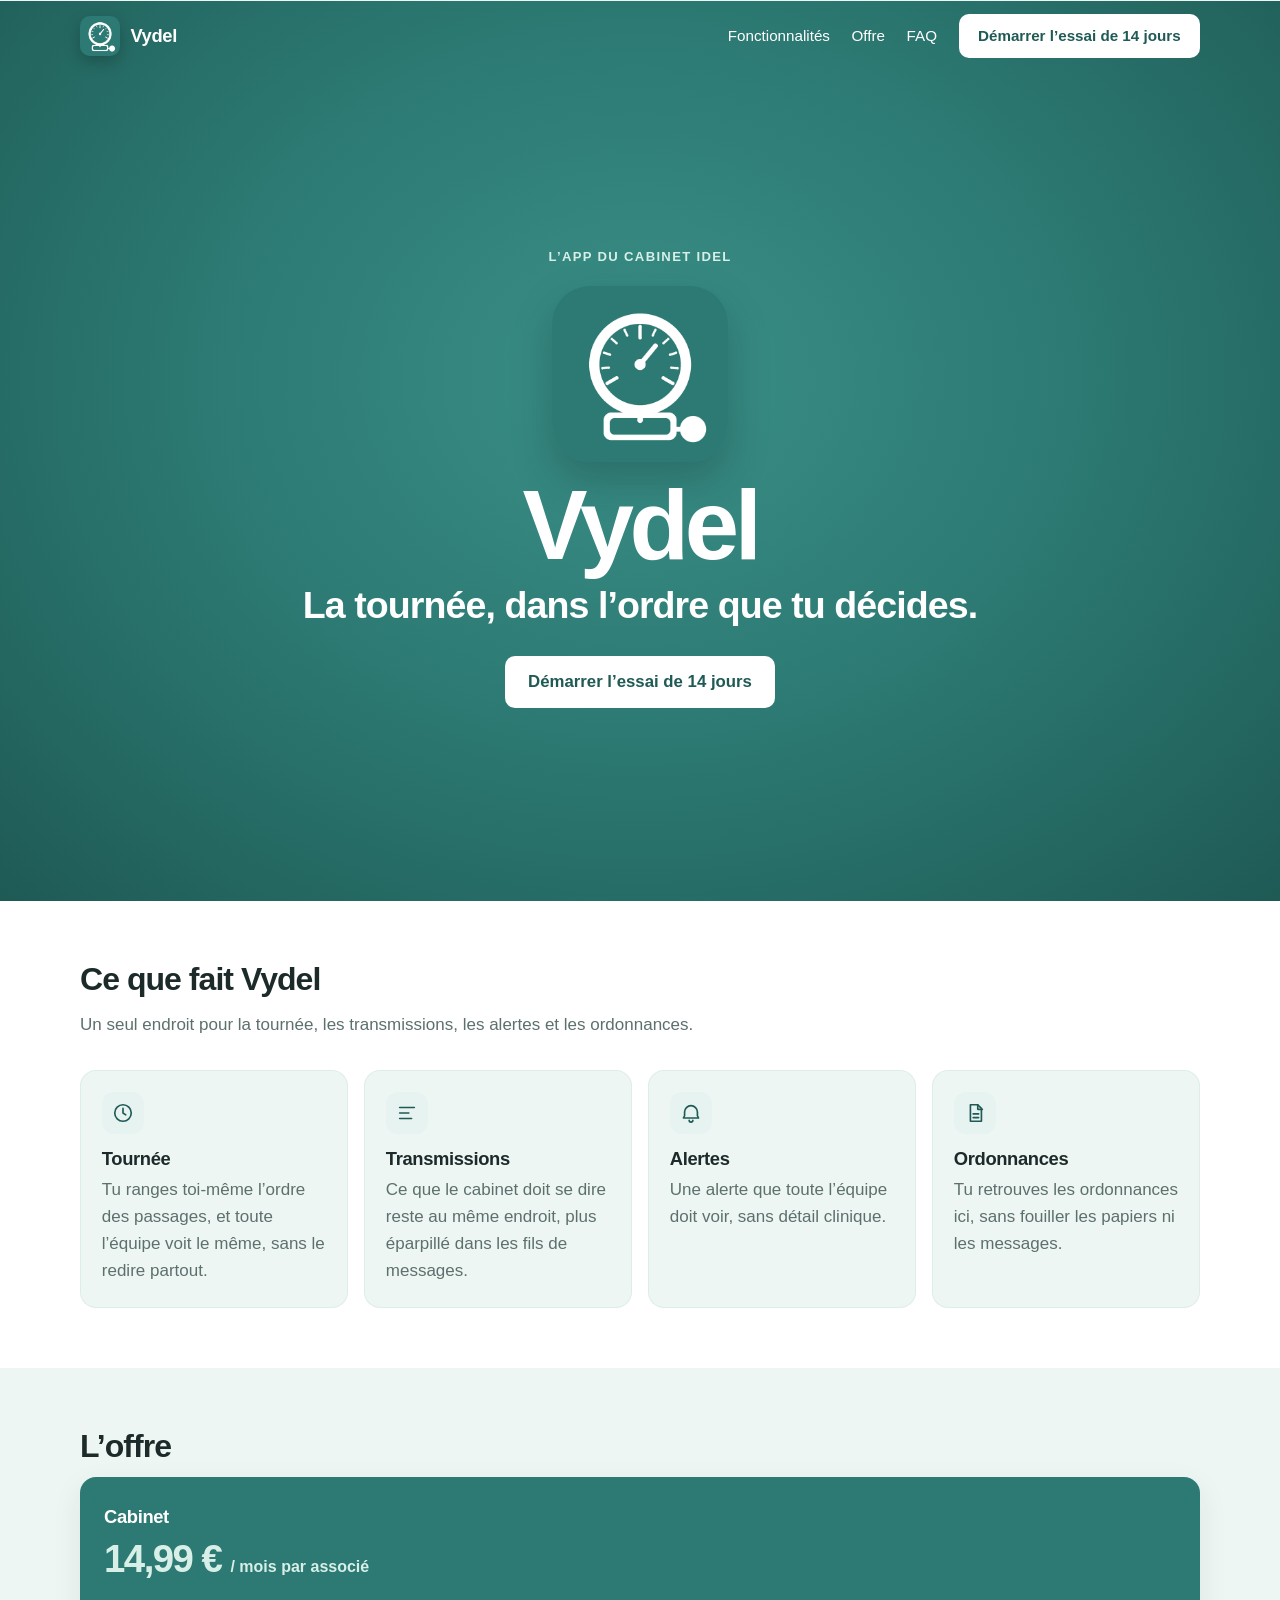
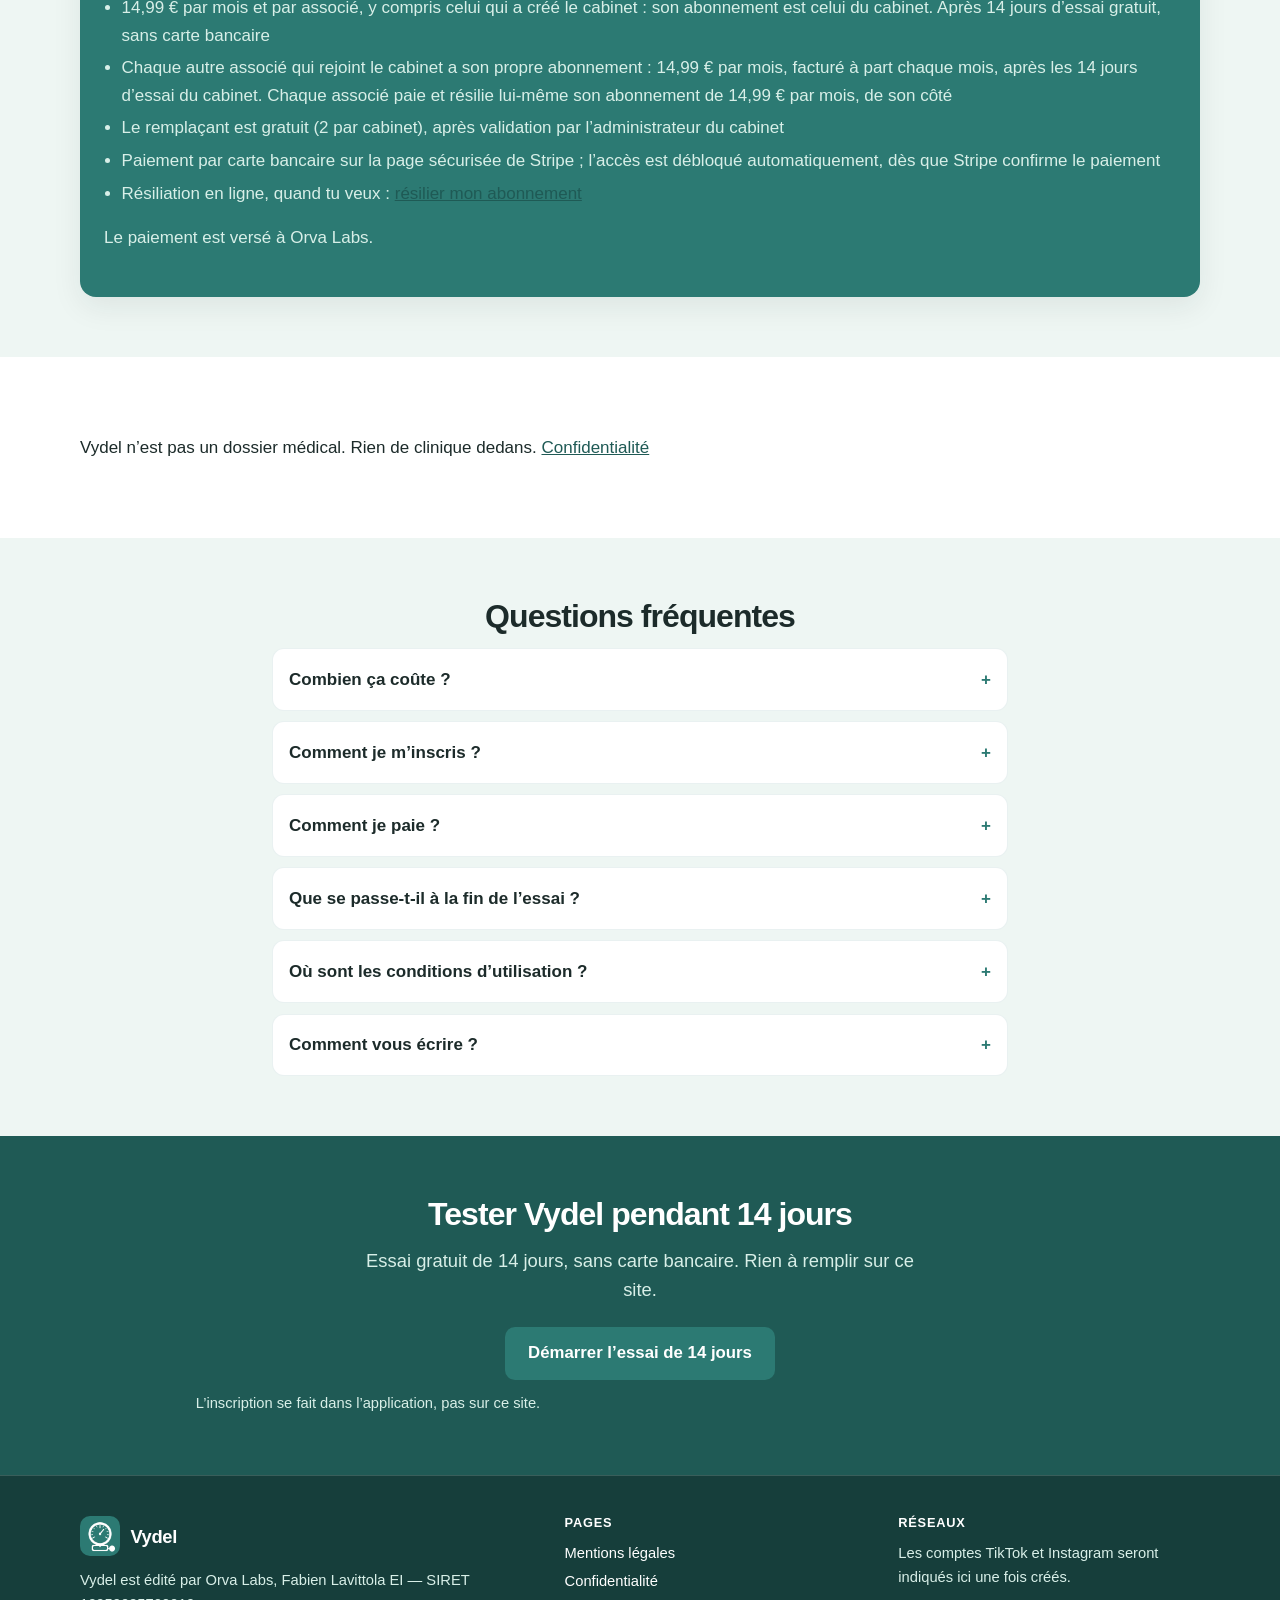
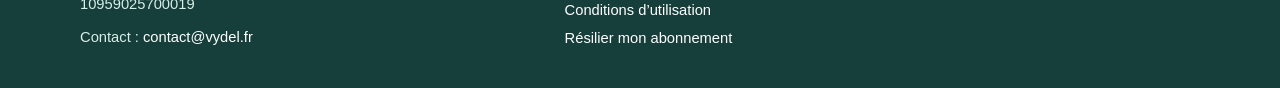
<file: index.html>
<!DOCTYPE html>
<html lang="fr">
<head>
  <meta charset="utf-8">
  <meta name="viewport" content="width=device-width, initial-scale=1">
  <title>Vydel — App de tournée pour cabinets infirmiers libéraux (IDEL)</title>
  <meta name="description" content="Vydel, l’app des cabinets infirmiers libéraux (IDEL) : tournée partagée, transmissions, alertes et ordonnances. Ce n’est pas un dossier médical. Essai gratuit de 14 jours.">
  <meta name="theme-color" content="#2C7A73">
  <link rel="canonical" href="https://vydel.fr/">
  <link rel="icon" href="images/favicon.ico" sizes="any">
  <link rel="icon" type="image/png" sizes="32x32" href="images/favicon-32.png">
  <link rel="apple-touch-icon" href="images/apple-touch-icon.png">
  <link rel="manifest" href="site.webmanifest">
  <meta property="og:type" content="website">
  <meta property="og:site_name" content="Vydel">
  <meta property="og:title" content="Vydel — App de tournée pour cabinets infirmiers libéraux (IDEL)">
  <meta property="og:description" content="Vydel, l’app des cabinets infirmiers libéraux (IDEL) : tournée partagée, transmissions, alertes et ordonnances. Ce n’est pas un dossier médical. Essai gratuit de 14 jours.">
  <meta property="og:url" content="https://vydel.fr/">
  <meta property="og:image" content="https://vydel.fr/images/og-image.png">
  <meta property="og:locale" content="fr_FR">
  <meta name="twitter:card" content="summary_large_image">
  <meta name="twitter:title" content="Vydel — App de tournée pour cabinets infirmiers libéraux (IDEL)">
  <meta name="twitter:description" content="Vydel, l’app des cabinets infirmiers libéraux (IDEL) : tournée partagée, transmissions, alertes et ordonnances. Ce n’est pas un dossier médical. Essai gratuit de 14 jours.">
  <meta name="twitter:image" content="https://vydel.fr/images/og-image.png">
  <link rel="stylesheet" href="css/styles.css">
  <script type="application/ld+json">
{
  "@context": "https://schema.org",
  "@graph": [
    {
      "@type": "Organization",
      "@id": "https://vydel.fr/#org",
      "name": "Orva Labs",
      "url": "https://vydel.fr/",
      "email": "contact@vydel.fr",
      "logo": "https://vydel.fr/images/logo-vydel.png",
      "brand": {
        "@type": "Brand",
        "name": "Vydel"
      }
    },
    {
      "@type": "WebSite",
      "@id": "https://vydel.fr/#site",
      "name": "Vydel",
      "url": "https://vydel.fr/",
      "inLanguage": "fr-FR",
      "publisher": {
        "@id": "https://vydel.fr/#org"
      }
    },
    {
      "@type": "SoftwareApplication",
      "name": "Vydel",
      "url": "https://app.vydel.fr/",
      "applicationCategory": "BusinessApplication",
      "operatingSystem": "Web",
      "inLanguage": "fr-FR",
      "description": "Vydel, l’app des cabinets infirmiers libéraux (IDEL) : tournée partagée, transmissions, alertes et ordonnances. Ce n’est pas un dossier médical. Essai gratuit de 14 jours.",
      "offers": {
        "@type": "Offer",
        "price": "14.99",
        "priceCurrency": "EUR",
        "description": "Par mois et par cabinet, après 14 jours d’essai gratuit"
      },
      "publisher": {
        "@id": "https://vydel.fr/#org"
      }
    }
  ]
}
  </script>
</head>
<body class="has-cover">
  <a class="skip" href="#contenu">Aller au contenu</a>
  <header class="site-header">
    <div class="wrap header-inner">
      <a class="brand" href="/">
        <img src="images/logo-vydel.png" width="40" height="40" alt="Logo Vydel">
        <span>Vydel</span>
      </a>
      <input type="checkbox" id="nav-toggle" class="nav-toggle" autocomplete="off">
      <label class="nav-burger" for="nav-toggle" aria-label="Ouvrir le menu"><span></span><span></span><span></span></label>
      <nav class="site-nav" aria-label="Navigation principale">
        <a href="/#fonctions">Fonctionnalités</a>
        <a href="/#offre">Offre</a>
        <a href="/#faq">FAQ</a>
        <a class="btn" href="https://app.vydel.fr/essai" data-vydel-app>Démarrer l’essai de 14 jours</a>
      </nav>
    </div>
  </header>

  <main id="contenu">
    <section class="cover" aria-label="Vydel">
      <div class="cover-inner">
        <p class="cover-eyebrow">L’app du cabinet IDEL</p>
        <img class="cover-logo" src="images/logo-vydel.png" width="176" height="176" alt="">
        <p class="cover-name">Vydel</p>
        <h1>La tournée, dans l’ordre que tu décides.</h1>
        <div class="btn-row cover-actions">
          <a class="btn btn-lg btn-cover" href="https://app.vydel.fr/essai" data-vydel-app>Démarrer l’essai de 14 jours</a>
        </div>
      </div>
    </section>

    <section id="fonctions" class="section-alt">
      <div class="wrap">
        <h2>Ce que fait Vydel</h2>
        <p class="intro">Un seul endroit pour la tournée, les transmissions, les alertes et les ordonnances.</p>
        <div class="grid-4">
          <article class="card">
            <div class="icon-badge"><svg viewBox="0 0 24 24" aria-hidden="true"><circle cx="12" cy="12" r="9"/><path d="M12 7v5l3 2"/></svg></div>
            <h3>Tournée</h3>
            <p>Tu ranges toi-même l’ordre des passages, et toute l’équipe voit le même, sans le redire partout.</p>
          </article>
          <article class="card">
            <div class="icon-badge"><svg viewBox="0 0 24 24" aria-hidden="true"><path d="M4 6h16M4 12h10M4 18h13"/></svg></div>
            <h3>Transmissions</h3>
            <p>Ce que le cabinet doit se dire reste au même endroit, plus éparpillé dans les fils de messages.</p>
          </article>
          <article class="card">
            <div class="icon-badge"><svg viewBox="0 0 24 24" aria-hidden="true"><path d="M12 4a7 7 0 0 1 7 7v4l1.2 2.4H3.8L5 15v-4a7 7 0 0 1 7-7z"/><path d="M10 20a2 2 0 0 0 4 0"/></svg></div>
            <h3>Alertes</h3>
            <p>Une alerte que toute l’équipe doit voir, sans détail clinique.</p>
          </article>
          <article class="card">
            <div class="icon-badge"><svg viewBox="0 0 24 24" aria-hidden="true"><path d="M7 3h8l4 4v14H7z"/><path d="M15 3v5h5M10 13h6M10 17h6"/></svg></div>
            <h3>Ordonnances</h3>
            <p>Tu retrouves les ordonnances ici, sans fouiller les papiers ni les messages.</p>
          </article>
        </div>
      </div>
    </section>

    <section id="offre">
      <div class="wrap">
        <h2>L’offre</h2>
        <article class="price-card featured price-card-solo">
          <h3>Cabinet</h3>
          <p class="price-amount">14,99&nbsp;€ <span>/ mois par associé</span></p>
          <ul>
            <li>14,99&nbsp;€ par mois et par associé, y compris celui qui a créé le cabinet&nbsp;: son abonnement est celui du cabinet. Après 14&nbsp;jours d’essai gratuit, sans carte bancaire</li>
            <li>Chaque autre associé qui rejoint le cabinet a son propre abonnement&nbsp;: 14,99&nbsp;€ par mois, facturé à part chaque mois, après les 14&nbsp;jours d’essai du cabinet. Chaque associé paie et résilie lui-même son abonnement de 14,99&nbsp;€ par mois, de son côté</li>
            <li>Le remplaçant est gratuit (2 par cabinet), après validation par l’administrateur du cabinet</li>
            <li>Paiement par carte bancaire sur la page sécurisée de Stripe ; l’accès est débloqué automatiquement, dès que Stripe confirme le paiement</li>
            <li>Résiliation en ligne, quand tu veux : <a href="resilier.html">résilier mon abonnement</a></li>
          </ul>
          <p class="price-transparency">Le paiement est versé à Orva Labs.</p>
        </article>
      </div>
    </section>

    <section id="vie-privee" class="section-alt privacy-line-section">
      <div class="wrap">
        <p class="privacy-line">Vydel n’est pas un dossier médical. Rien de clinique dedans. <a href="confidentialite.html">Confidentialité</a></p>
      </div>
    </section>

    <section id="faq">
      <div class="wrap center">
        <h2>Questions fréquentes</h2>
      </div>
      <div class="wrap">
        <div class="faq">
          <details>
            <summary>Combien ça coûte&nbsp;?</summary>
            <p>Chaque associé paie 14,99&nbsp;€ par mois, y compris celui qui a créé le cabinet&nbsp;: l’abonnement de l’associé qui a créé le cabinet est celui du cabinet. Chaque autre associé a son propre abonnement, séparé de celui du cabinet et facturé chaque mois. Exemple&nbsp;: un cabinet de 3 associés paie 3 × 14,99&nbsp;€ = 44,97&nbsp;€ par mois. Pendant les 14&nbsp;jours d’essai du cabinet, les autres associés l’utilisent aussi gratuitement&nbsp;; leur abonnement leur est demandé à la fin de l’essai. Chaque associé paie et résilie lui-même son abonnement de 14,99&nbsp;€ par mois, de son côté. Le remplaçant est gratuit. Les paiements sont versés à Orva Labs. L’essai de 14&nbsp;jours est gratuit, sans carte bancaire.</p>
          </details>
          <details>
            <summary>Comment je m’inscris&nbsp;?</summary>
            <p>L’inscription se fait dans l’application, pas sur ce site. Le bouton «&nbsp;Démarrer l’essai de 14 jours&nbsp;» ouvre l’app. Tu n’as aucun formulaire à envoyer ici.</p>
          </details>
          <details>
            <summary>Comment je paie&nbsp;?</summary>
            <p>Depuis l’appli, bouton «&nbsp;Souscrire&nbsp;» : tu paies par carte bancaire sur la page sécurisée de Stripe. L’accès est débloqué automatiquement, dès que Stripe confirme le paiement. Tu peux résilier en ligne, sans écrire au SAV, sur la page <a href="resilier.html">Résilier mon abonnement</a>.</p>
          </details>
          <details>
            <summary>Que se passe-t-il à la fin de l’essai&nbsp;?</summary>
            <p>Un rappel t’avertit deux jours avant la fin (J-2). Ensuite, le travail est bloqué. L’action «&nbsp;Exporter mes données&nbsp;» reste disponible pendant 30&nbsp;jours, puis l’accès est entièrement bloqué.</p>
          </details>
          <details>
            <summary>Où sont les conditions d’utilisation&nbsp;?</summary>
            <p>Le texte complet est publié sur la page <a href="cgu.html">conditions d’utilisation</a>.</p>
          </details>
          <details>
            <summary>Comment vous écrire&nbsp;?</summary>
            <p>Par e-mail, à <a href="mailto:contact@vydel.fr">contact@vydel.fr</a>.</p>
          </details>
        </div>
      </div>
    </section>

    <section class="section-teal" id="essayer">
      <div class="wrap center">
        <h2>Tester Vydel pendant 14&nbsp;jours</h2>
        <p class="lead">Essai gratuit de 14&nbsp;jours, sans carte bancaire. Rien à remplir sur ce site.</p>
        <div class="btn-row" style="justify-content:center">
          <a class="btn btn-lg" href="https://app.vydel.fr/essai" data-vydel-app>Démarrer l’essai de 14 jours</a>
        </div>
        <p class="cta-note">L’inscription se fait dans l’application, pas sur ce site.</p>
      </div>
    </section>

  </main>
  <footer class="site-footer">
    <div class="wrap footer-grid">
      <div>
        <a class="brand" href="/">
          <img src="images/logo-vydel.png" width="40" height="40" alt="">
          <span>Vydel</span>
        </a>
        <p class="legal-line">Vydel est édité par Orva Labs, Fabien Lavittola EI — SIRET 10959025700019</p>
        <p class="legal-line">Contact&nbsp;: <a href="mailto:contact@vydel.fr">contact@vydel.fr</a></p>
      </div>
      <div>
        <h2>Pages</h2>
        <ul>
          <li><a href="mentions-legales.html">Mentions légales</a></li>
          <li><a href="confidentialite.html">Confidentialité</a></li>
          <li><a href="cgu.html">Conditions d’utilisation</a></li>
          <li><a href="resilier.html">Résilier mon abonnement</a></li>
        </ul>
      </div>
      <div>
        <h2>Réseaux</h2>
        <p class="legal-line">Les comptes TikTok et Instagram seront indiqués ici une fois créés.</p>
      </div>
    </div>
  </footer>
  <script src="js/config.js"></script>
</body>
</html>
</file>
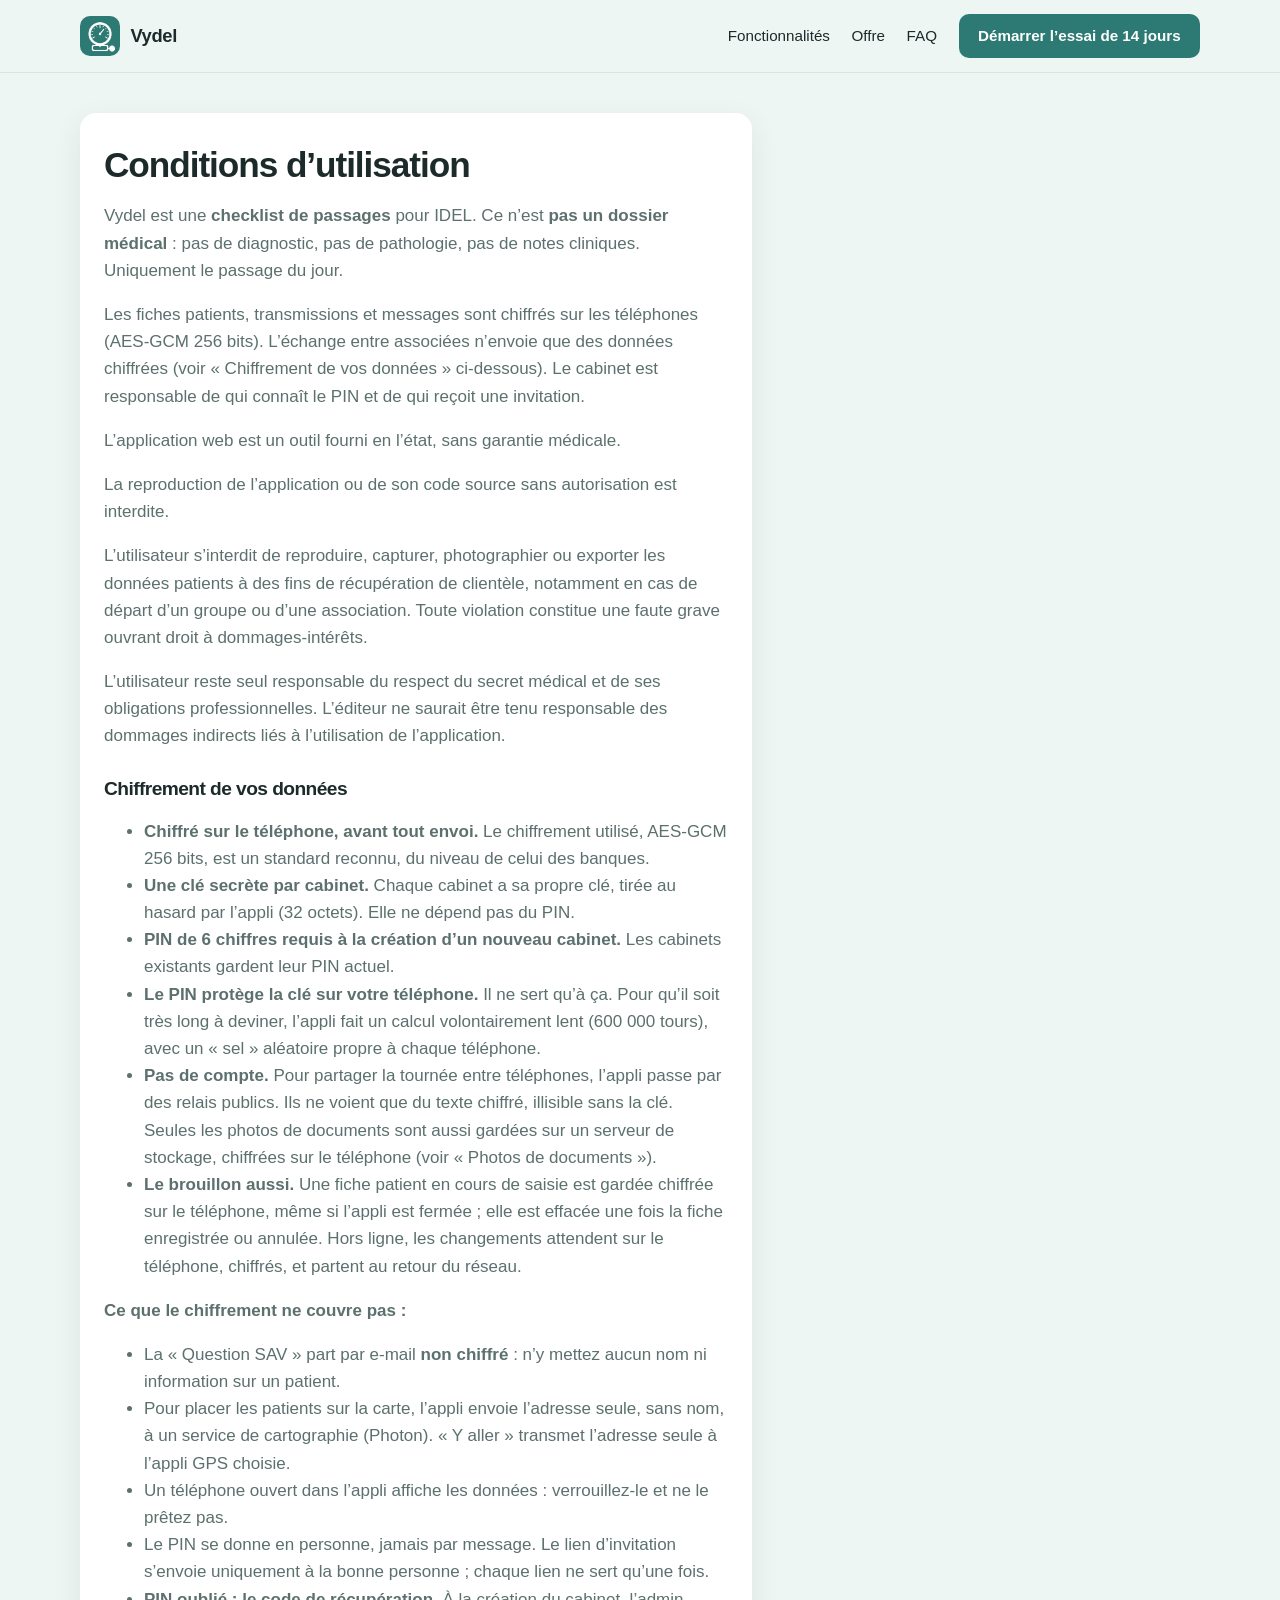
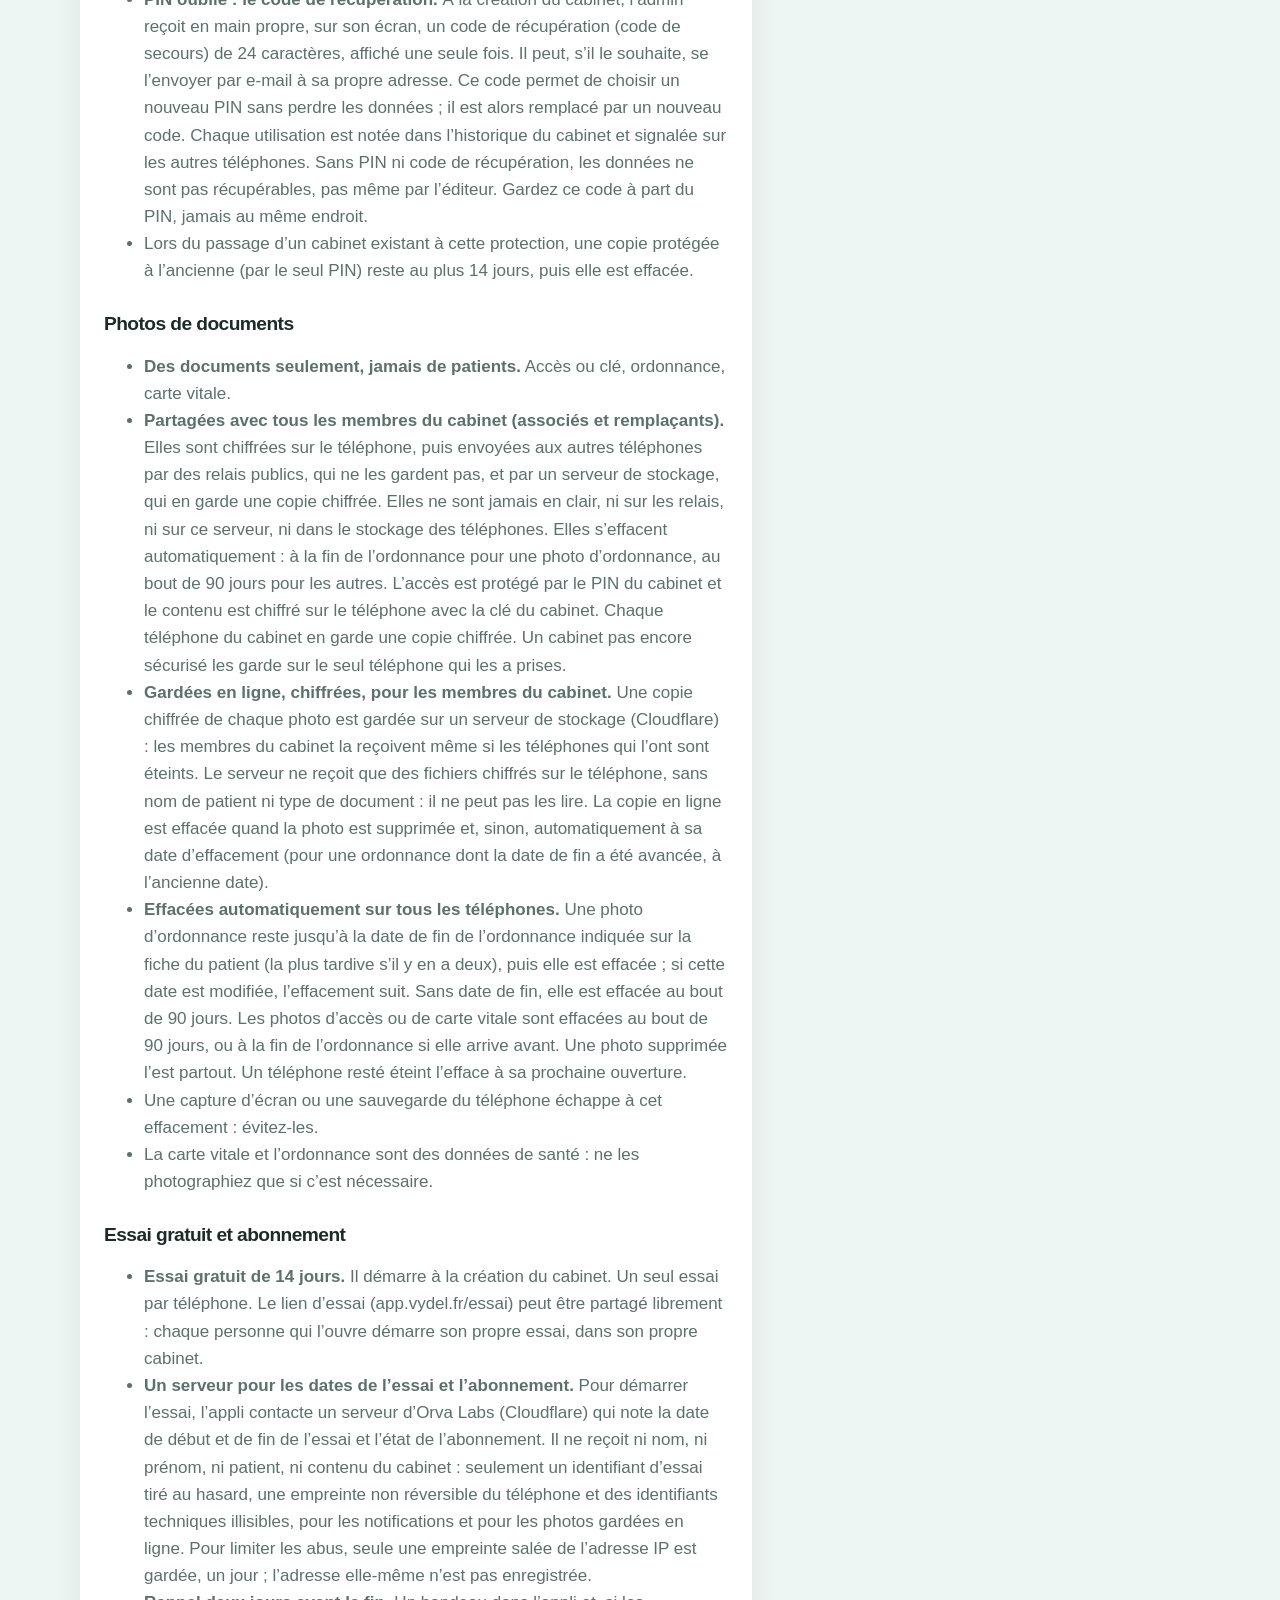
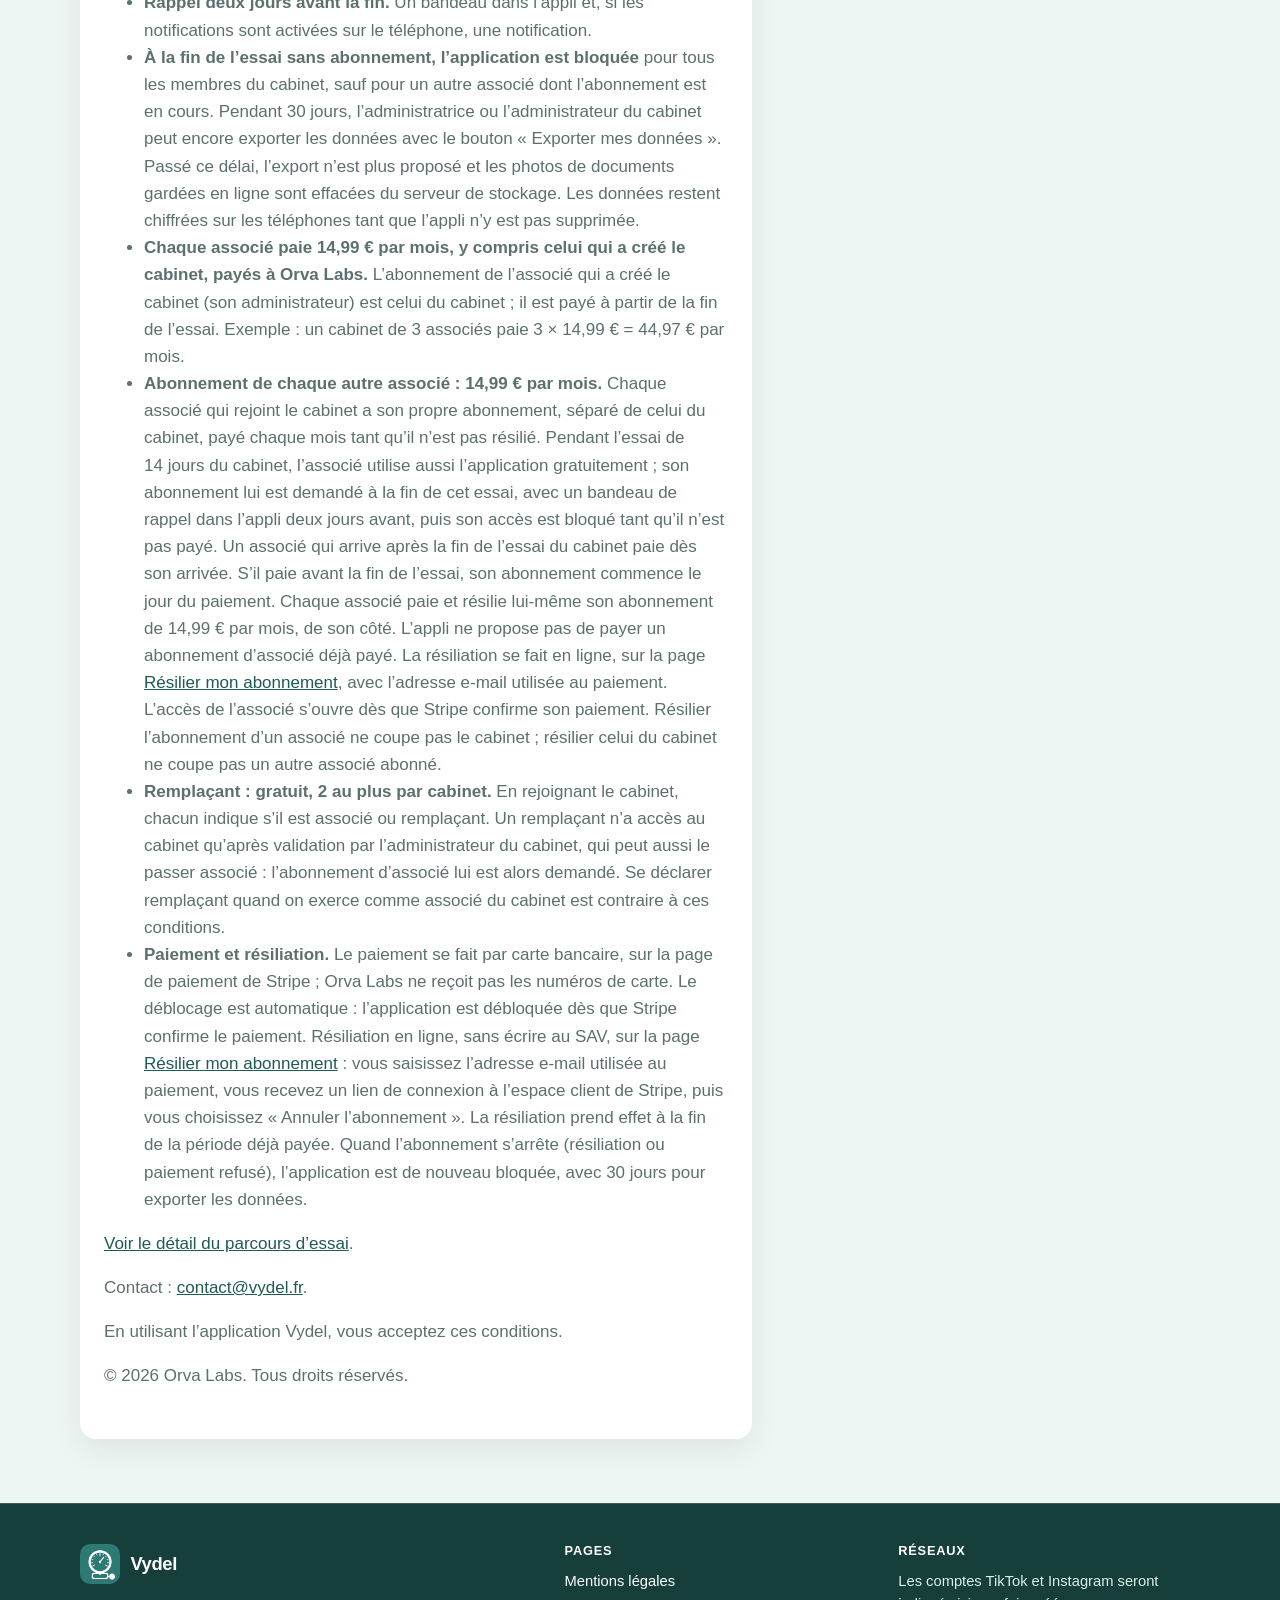
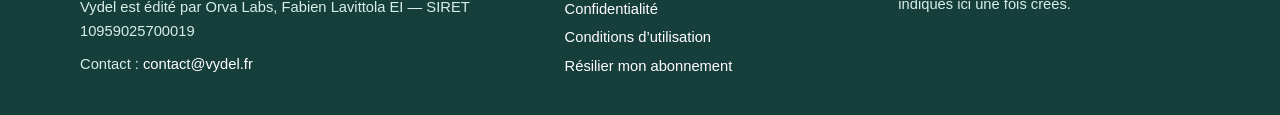
<file: cgu.html>
<!DOCTYPE html>
<html lang="fr">
<head>
  <meta charset="utf-8">
  <meta name="viewport" content="width=device-width, initial-scale=1">
  <title>Conditions d’utilisation — Vydel</title>
  <meta name="description" content="Conditions d’utilisation de Vydel : ce qu’est l’application (pas un dossier médical), chiffrement, photos de documents, essai gratuit de 14 jours et abonnement.">
  <meta name="theme-color" content="#2C7A73">
  <link rel="canonical" href="https://vydel.fr/cgu.html">
  <link rel="icon" href="images/favicon.ico" sizes="any">
  <link rel="icon" type="image/png" sizes="32x32" href="images/favicon-32.png">
  <link rel="apple-touch-icon" href="images/apple-touch-icon.png">
  <link rel="manifest" href="site.webmanifest">
  <meta property="og:type" content="website">
  <meta property="og:site_name" content="Vydel">
  <meta property="og:title" content="Conditions d’utilisation — Vydel">
  <meta property="og:description" content="Conditions d’utilisation de Vydel : ce qu’est l’application (pas un dossier médical), chiffrement, photos de documents, essai gratuit de 14 jours et abonnement.">
  <meta property="og:url" content="https://vydel.fr/cgu.html">
  <meta property="og:image" content="https://vydel.fr/images/og-image.png">
  <meta property="og:locale" content="fr_FR">
  <meta name="twitter:card" content="summary_large_image">
  <meta name="twitter:title" content="Conditions d’utilisation — Vydel">
  <meta name="twitter:description" content="Conditions d’utilisation de Vydel : ce qu’est l’application (pas un dossier médical), chiffrement, photos de documents, essai gratuit de 14 jours et abonnement.">
  <meta name="twitter:image" content="https://vydel.fr/images/og-image.png">
  <link rel="stylesheet" href="css/styles.css">
</head>
<body>
  <a class="skip" href="#contenu">Aller au contenu</a>
  <header class="site-header">
    <div class="wrap header-inner">
      <a class="brand" href="/">
        <img src="images/logo-vydel.png" width="40" height="40" alt="Logo Vydel">
        <span>Vydel</span>
      </a>
      <input type="checkbox" id="nav-toggle" class="nav-toggle" autocomplete="off">
      <label class="nav-burger" for="nav-toggle" aria-label="Ouvrir le menu"><span></span><span></span><span></span></label>
      <nav class="site-nav" aria-label="Navigation principale">
        <a href="/#fonctions">Fonctionnalités</a>
        <a href="/#offre">Offre</a>
        <a href="/#faq">FAQ</a>
        <a class="btn" href="https://app.vydel.fr/essai" data-vydel-app>Démarrer l’essai de 14 jours</a>
      </nav>
    </div>
  </header>

  <main id="contenu" class="legal">
    <div class="wrap">
      <article class="legal-body">
        <h1>Conditions d’utilisation</h1>
        <p>Vydel est une <strong>checklist de passages</strong> pour IDEL. Ce n’est <strong>pas un dossier médical</strong> : pas de diagnostic, pas de pathologie, pas de notes cliniques. Uniquement le passage du jour.</p>
        <p>Les fiches patients, transmissions et messages sont chiffrés sur les téléphones (AES-GCM 256 bits). L’échange entre associées n’envoie que des données chiffrées (voir « Chiffrement de vos données » ci-dessous). Le cabinet est responsable de qui connaît le PIN et de qui reçoit une invitation.</p>
        <p>L’application web est un outil fourni en l’état, sans garantie médicale.</p>
        <p>La reproduction de l’application ou de son code source sans autorisation est interdite.</p>
        <p>L’utilisateur s’interdit de reproduire, capturer, photographier ou exporter les données patients à des fins de récupération de clientèle, notamment en cas de départ d’un groupe ou d’une association. Toute violation constitue une faute grave ouvrant droit à dommages-intérêts.</p>
        <p>L’utilisateur reste seul responsable du respect du secret médical et de ses obligations professionnelles. L’éditeur ne saurait être tenu responsable des dommages indirects liés à l’utilisation de l’application.</p>
        <h2 id="cgu-chiffrement">Chiffrement de vos données</h2>
        <ul>
          <li><strong>Chiffré sur le téléphone, avant tout envoi.</strong> Le chiffrement utilisé, AES-GCM 256 bits, est un standard reconnu, du niveau de celui des banques.</li>
          <li><strong>Une clé secrète par cabinet.</strong> Chaque cabinet a sa propre clé, tirée au hasard par l’appli (32 octets). Elle ne dépend pas du PIN.</li>
          <li id="cgu-pin-6"><strong>PIN de 6 chiffres requis à la création d’un nouveau cabinet.</strong> Les cabinets existants gardent leur PIN actuel.</li>
          <li><strong>Le PIN protège la clé sur votre téléphone.</strong> Il ne sert qu’à ça. Pour qu’il soit très long à deviner, l’appli fait un calcul volontairement lent (600 000 tours), avec un « sel » aléatoire propre à chaque téléphone.</li>
          <li><strong>Pas de compte.</strong> Pour partager la tournée entre téléphones, l’appli passe par des relais publics. Ils ne voient que du texte chiffré, illisible sans la clé. Seules les photos de documents sont aussi gardées sur un serveur de stockage, chiffrées sur le téléphone (voir « Photos de documents »).</li>
          <li><strong>Le brouillon aussi.</strong> Une fiche patient en cours de saisie est gardée chiffrée sur le téléphone, même si l’appli est fermée ; elle est effacée une fois la fiche enregistrée ou annulée. Hors ligne, les changements attendent sur le téléphone, chiffrés, et partent au retour du réseau.</li>
        </ul>
        <p><strong>Ce que le chiffrement ne couvre pas :</strong></p>
        <ul>
          <li>La « Question SAV » part par e-mail <strong>non chiffré</strong> : n’y mettez aucun nom ni information sur un patient.</li>
          <li>Pour placer les patients sur la carte, l’appli envoie l’adresse seule, sans nom, à un service de cartographie (Photon). « Y aller » transmet l’adresse seule à l’appli GPS choisie.</li>
          <li>Un téléphone ouvert dans l’appli affiche les données : verrouillez-le et ne le prêtez pas.</li>
          <li>Le PIN se donne en personne, jamais par message. Le lien d’invitation s’envoie uniquement à la bonne personne ; chaque lien ne sert qu’une fois.</li>
          <li><strong>PIN oublié : le code de récupération.</strong> À la création du cabinet, l’admin reçoit en main propre, sur son écran, un code de récupération (code de secours) de 24 caractères, affiché une seule fois. Il peut, s’il le souhaite, se l’envoyer par e-mail à sa propre adresse. Ce code permet de choisir un nouveau PIN sans perdre les données ; il est alors remplacé par un nouveau code. Chaque utilisation est notée dans l’historique du cabinet et signalée sur les autres téléphones. Sans PIN ni code de récupération, les données ne sont pas récupérables, pas même par l’éditeur. Gardez ce code à part du PIN, jamais au même endroit.</li>
          <li>Lors du passage d’un cabinet existant à cette protection, une copie protégée à l’ancienne (par le seul PIN) reste au plus 14 jours, puis elle est effacée.</li>
        </ul>
        <h2 id="cgu-photos">Photos de documents</h2>
        <ul>
          <li><strong>Des documents seulement, jamais de patients.</strong> Accès ou clé, ordonnance, carte vitale.</li>
          <li id="cgu-photos-partage"><strong>Partagées avec tous les membres du cabinet (associés et remplaçants).</strong> Elles sont chiffrées sur le téléphone, puis envoyées aux autres téléphones par des relais publics, qui ne les gardent pas, et par un serveur de stockage, qui en garde une copie chiffrée. Elles ne sont jamais en clair, ni sur les relais, ni sur ce serveur, ni dans le stockage des téléphones. Elles s’effacent automatiquement : à la fin de l’ordonnance pour une photo d’ordonnance, au bout de 90 jours pour les autres. L’accès est protégé par le PIN du cabinet et le contenu est chiffré sur le téléphone avec la clé du cabinet. Chaque téléphone du cabinet en garde une copie chiffrée. Un cabinet pas encore sécurisé les garde sur le seul téléphone qui les a prises.</li>
          <li><strong>Gardées en ligne, chiffrées, pour les membres du cabinet.</strong> Une copie chiffrée de chaque photo est gardée sur un serveur de stockage (Cloudflare) : les membres du cabinet la reçoivent même si les téléphones qui l’ont sont éteints. Le serveur ne reçoit que des fichiers chiffrés sur le téléphone, sans nom de patient ni type de document : il ne peut pas les lire. La copie en ligne est effacée quand la photo est supprimée et, sinon, automatiquement à sa date d’effacement (pour une ordonnance dont la date de fin a été avancée, à l’ancienne date).</li>
          <li><strong>Effacées automatiquement sur tous les téléphones.</strong> Une photo d’ordonnance reste jusqu’à la date de fin de l’ordonnance indiquée sur la fiche du patient (la plus tardive s’il y en a deux), puis elle est effacée ; si cette date est modifiée, l’effacement suit. Sans date de fin, elle est effacée au bout de 90 jours. Les photos d’accès ou de carte vitale sont effacées au bout de 90 jours, ou à la fin de l’ordonnance si elle arrive avant. Une photo supprimée l’est partout. Un téléphone resté éteint l’efface à sa prochaine ouverture.</li>
          <li>Une capture d’écran ou une sauvegarde du téléphone échappe à cet effacement : évitez-les.</li>
          <li>La carte vitale et l’ordonnance sont des données de santé : ne les photographiez que si c’est nécessaire.</li>
        </ul>
        <h2 id="cgu-essai">Essai gratuit et abonnement</h2>
        <ul>
          <li id="cgu-essai-14"><strong>Essai gratuit de 14 jours.</strong> Il démarre à la création du cabinet. Un seul essai par téléphone. Le lien d’essai (app.vydel.fr/essai) peut être partagé librement : chaque personne qui l’ouvre démarre son propre essai, dans son propre cabinet.</li>
          <li id="cgu-essai-serveur"><strong>Un serveur pour les dates de l’essai et l’abonnement.</strong> Pour démarrer l’essai, l’appli contacte un serveur d’Orva Labs (Cloudflare) qui note la date de début et de fin de l’essai et l’état de l’abonnement. Il ne reçoit ni nom, ni prénom, ni patient, ni contenu du cabinet : seulement un identifiant d’essai tiré au hasard, une empreinte non réversible du téléphone et des identifiants techniques illisibles, pour les notifications et pour les photos gardées en ligne. Pour limiter les abus, seule une empreinte salée de l’adresse IP est gardée, un jour ; l’adresse elle-même n’est pas enregistrée.</li>
          <li id="cgu-essai-rappel"><strong>Rappel deux jours avant la fin.</strong> Un bandeau dans l’appli et, si les notifications sont activées sur le téléphone, une notification.</li>
          <li id="cgu-essai-blocage"><strong>À la fin de l’essai sans abonnement, l’application est bloquée</strong> pour tous les membres du cabinet, sauf pour un autre associé dont l’abonnement est en cours. Pendant 30 jours, l’administratrice ou l’administrateur du cabinet peut encore exporter les données avec le bouton « Exporter mes données ». Passé ce délai, l’export n’est plus proposé et les photos de documents gardées en ligne sont effacées du serveur de stockage. Les données restent chiffrées sur les téléphones tant que l’appli n’y est pas supprimée.</li>
          <li id="cgu-essai-abo"><strong>Chaque associé paie 14,99&nbsp;€ par mois, y compris celui qui a créé le cabinet, payés à Orva Labs.</strong> L’abonnement de l’associé qui a créé le cabinet (son administrateur) est celui du cabinet&nbsp;; il est payé à partir de la fin de l’essai. Exemple&nbsp;: un cabinet de 3 associés paie 3 × 14,99&nbsp;€ = 44,97&nbsp;€ par mois.</li>
          <li id="cgu-essai-associe"><strong>Abonnement de chaque autre associé&nbsp;: 14,99&nbsp;€ par mois.</strong> Chaque associé qui rejoint le cabinet a son propre abonnement, séparé de celui du cabinet, payé chaque mois tant qu’il n’est pas résilié. Pendant l’essai de 14&nbsp;jours du cabinet, l’associé utilise aussi l’application gratuitement&nbsp;; son abonnement lui est demandé à la fin de cet essai, avec un bandeau de rappel dans l’appli deux jours avant, puis son accès est bloqué tant qu’il n’est pas payé. Un associé qui arrive après la fin de l’essai du cabinet paie dès son arrivée. S’il paie avant la fin de l’essai, son abonnement commence le jour du paiement. Chaque associé paie et résilie lui-même son abonnement de 14,99&nbsp;€ par mois, de son côté. L’appli ne propose pas de payer un abonnement d’associé déjà payé. La résiliation se fait en ligne, sur la page <a href="resilier.html">Résilier mon abonnement</a>, avec l’adresse e-mail utilisée au paiement. L’accès de l’associé s’ouvre dès que Stripe confirme son paiement. Résilier l’abonnement d’un associé ne coupe pas le cabinet&nbsp;; résilier celui du cabinet ne coupe pas un autre associé abonné.</li>
          <li id="cgu-essai-remplacant"><strong>Remplaçant&nbsp;: gratuit, 2 au plus par cabinet.</strong> En rejoignant le cabinet, chacun indique s’il est associé ou remplaçant. Un remplaçant n’a accès au cabinet qu’après validation par l’administrateur du cabinet, qui peut aussi le passer associé&nbsp;: l’abonnement d’associé lui est alors demandé. Se déclarer remplaçant quand on exerce comme associé du cabinet est contraire à ces conditions.</li>
          <li id="cgu-essai-paiement"><strong>Paiement et résiliation.</strong> Le paiement se fait par carte bancaire, sur la page de paiement de Stripe ; Orva Labs ne reçoit pas les numéros de carte. Le déblocage est automatique&nbsp;: l’application est débloquée dès que Stripe confirme le paiement. Résiliation en ligne, sans écrire au SAV, sur la page <a href="resilier.html">Résilier mon abonnement</a>&nbsp;: vous saisissez l’adresse e-mail utilisée au paiement, vous recevez un lien de connexion à l’espace client de Stripe, puis vous choisissez «&nbsp;Annuler l’abonnement&nbsp;». La résiliation prend effet à la fin de la période déjà payée. Quand l’abonnement s’arrête (résiliation ou paiement refusé), l’application est de nouveau bloquée, avec 30&nbsp;jours pour exporter les données.</li>
        </ul>
        <p><a href="inscription.html">Voir le détail du parcours d’essai</a>.</p>
        <p>Contact&nbsp;: <a href="mailto:contact@vydel.fr">contact@vydel.fr</a>.</p>
        <p>En utilisant l’application Vydel, vous acceptez ces conditions.</p>
        <p>© 2026 Orva Labs. Tous droits réservés.</p>
      </article>
    </div>
  </main>
  <footer class="site-footer">
    <div class="wrap footer-grid">
      <div>
        <a class="brand" href="/">
          <img src="images/logo-vydel.png" width="40" height="40" alt="">
          <span>Vydel</span>
        </a>
        <p class="legal-line">Vydel est édité par Orva Labs, Fabien Lavittola EI — SIRET 10959025700019</p>
        <p class="legal-line">Contact&nbsp;: <a href="mailto:contact@vydel.fr">contact@vydel.fr</a></p>
      </div>
      <div>
        <h2>Pages</h2>
        <ul>
          <li><a href="mentions-legales.html">Mentions légales</a></li>
          <li><a href="confidentialite.html">Confidentialité</a></li>
          <li><a href="cgu.html">Conditions d’utilisation</a></li>
          <li><a href="resilier.html">Résilier mon abonnement</a></li>
        </ul>
      </div>
      <div>
        <h2>Réseaux</h2>
        <p class="legal-line">Les comptes TikTok et Instagram seront indiqués ici une fois créés.</p>
      </div>
    </div>
  </footer>
  <script src="js/config.js"></script>
</body>
</html>
</file>
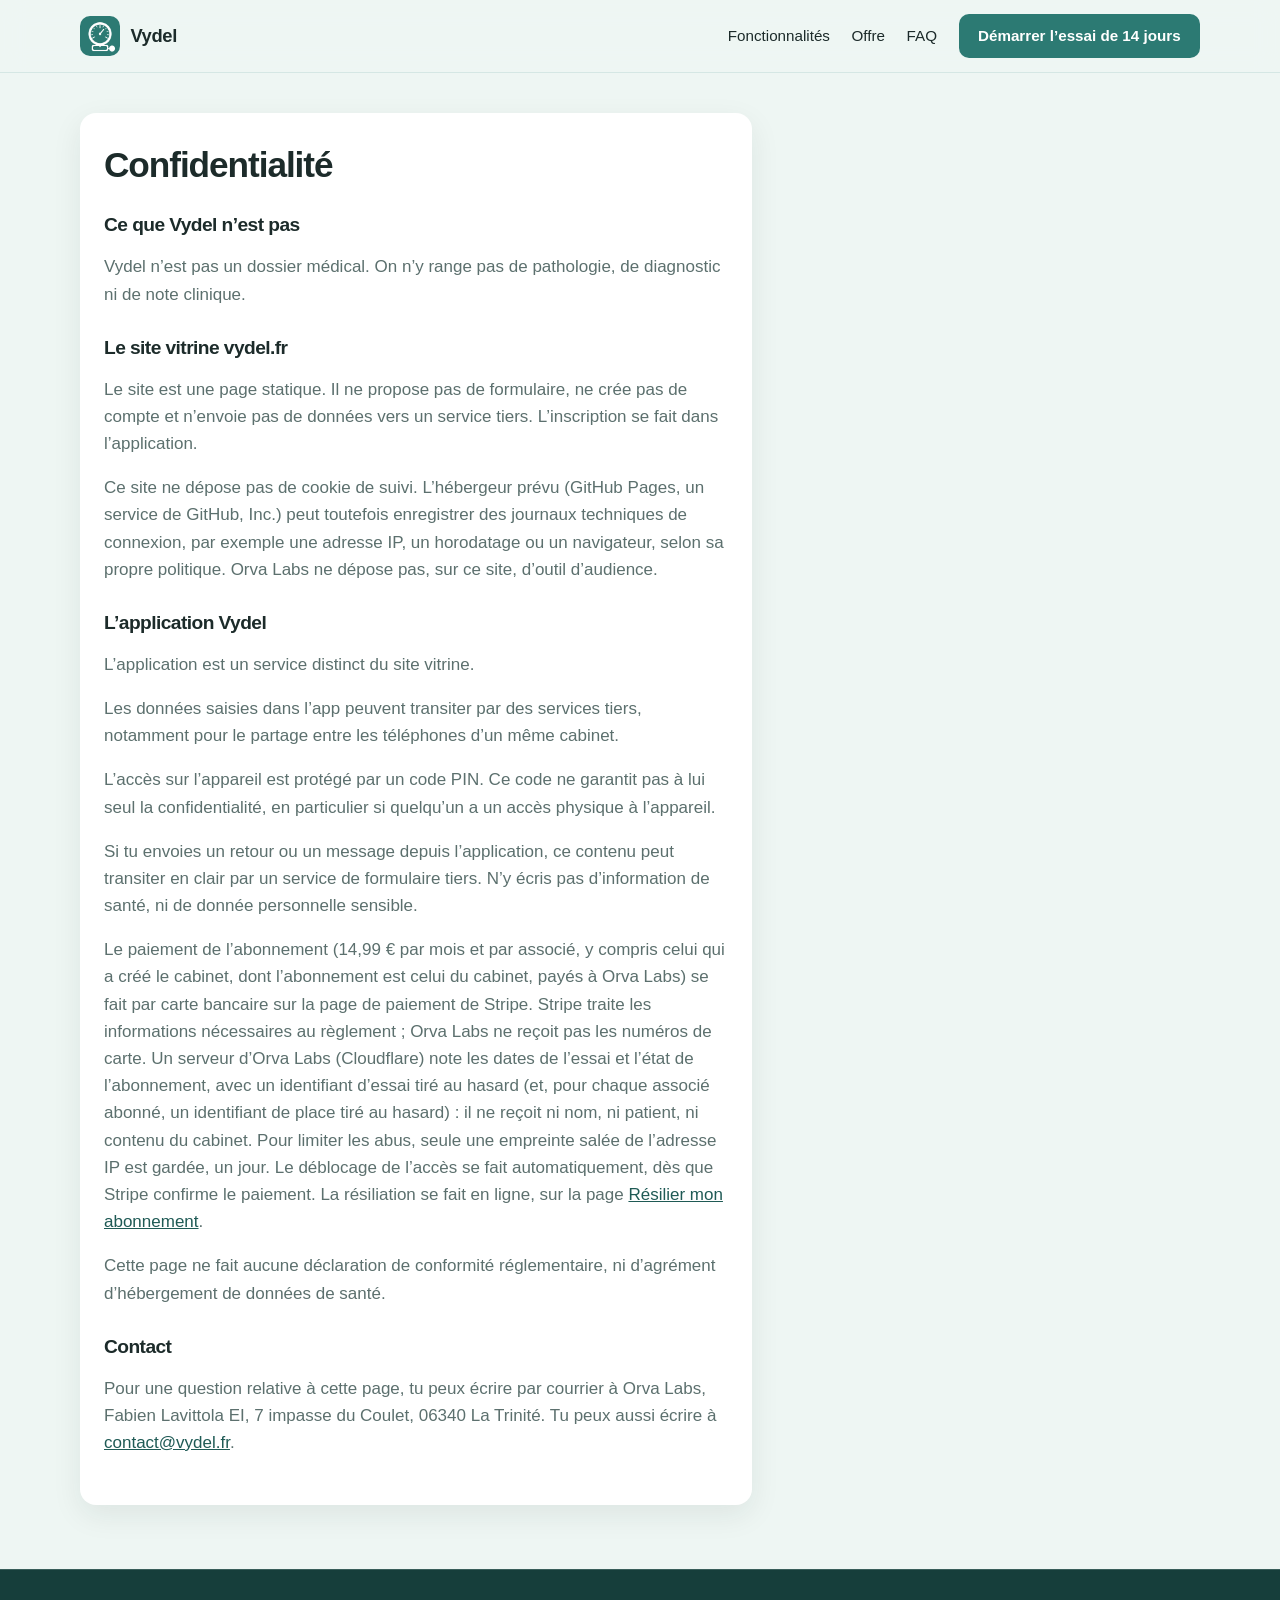
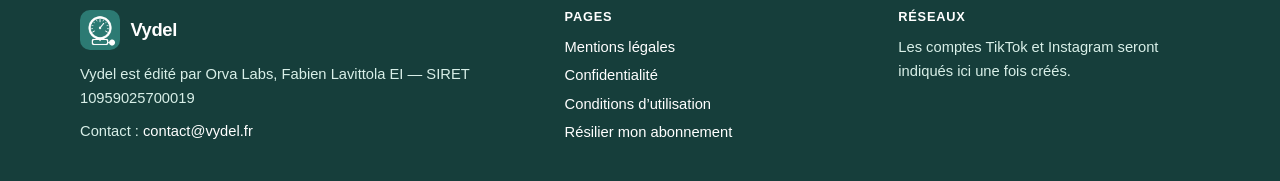
<file: confidentialite.html>
<!DOCTYPE html>
<html lang="fr">
<head>
  <meta charset="utf-8">
  <meta name="viewport" content="width=device-width, initial-scale=1">
  <title>Confidentialité — Vydel</title>
  <meta name="description" content="Informations de confidentialité du site vitrine vydel.fr. Vydel n’est pas un dossier médical.">
  <meta name="theme-color" content="#2C7A73">
  <link rel="canonical" href="https://vydel.fr/confidentialite.html">
  <link rel="icon" href="images/favicon.ico" sizes="any">
  <link rel="icon" type="image/png" sizes="32x32" href="images/favicon-32.png">
  <link rel="apple-touch-icon" href="images/apple-touch-icon.png">
  <link rel="manifest" href="site.webmanifest">
  <meta property="og:type" content="website">
  <meta property="og:site_name" content="Vydel">
  <meta property="og:title" content="Confidentialité — Vydel">
  <meta property="og:description" content="Informations de confidentialité du site vitrine vydel.fr. Vydel n’est pas un dossier médical.">
  <meta property="og:url" content="https://vydel.fr/confidentialite.html">
  <meta property="og:image" content="https://vydel.fr/images/og-image.png">
  <meta property="og:locale" content="fr_FR">
  <meta name="twitter:card" content="summary_large_image">
  <meta name="twitter:title" content="Confidentialité — Vydel">
  <meta name="twitter:description" content="Informations de confidentialité du site vitrine vydel.fr. Vydel n’est pas un dossier médical.">
  <meta name="twitter:image" content="https://vydel.fr/images/og-image.png">
  <link rel="stylesheet" href="css/styles.css">
</head>
<body>
  <a class="skip" href="#contenu">Aller au contenu</a>
  <header class="site-header">
    <div class="wrap header-inner">
      <a class="brand" href="/">
        <img src="images/logo-vydel.png" width="40" height="40" alt="Logo Vydel">
        <span>Vydel</span>
      </a>
      <input type="checkbox" id="nav-toggle" class="nav-toggle" autocomplete="off">
      <label class="nav-burger" for="nav-toggle" aria-label="Ouvrir le menu"><span></span><span></span><span></span></label>
      <nav class="site-nav" aria-label="Navigation principale">
        <a href="/#fonctions">Fonctionnalités</a>
        <a href="/#offre">Offre</a>
        <a href="/#faq">FAQ</a>
        <a class="btn" href="https://app.vydel.fr/essai" data-vydel-app>Démarrer l’essai de 14 jours</a>
      </nav>
    </div>
  </header>

  <main id="contenu" class="legal">
    <div class="wrap">
      <article class="legal-body">
        <h1>Confidentialité</h1>

        <h2>Ce que Vydel n’est pas</h2>
        <p>Vydel n’est pas un dossier médical. On n’y range pas de pathologie, de diagnostic ni de note clinique.</p>

        <h2>Le site vitrine vydel.fr</h2>
        <p>Le site est une page statique. Il ne propose pas de formulaire, ne crée pas de compte et n’envoie pas de données vers un service tiers. L’inscription se fait dans l’application.</p>
        <p>Ce site ne dépose pas de cookie de suivi. L’hébergeur prévu (GitHub Pages, un service de GitHub, Inc.) peut toutefois enregistrer des journaux techniques de connexion, par exemple une adresse IP, un horodatage ou un navigateur, selon sa propre politique. Orva Labs ne dépose pas, sur ce site, d’outil d’audience.</p>

        <h2>L’application Vydel</h2>
        <p>L’application est un service distinct du site vitrine.</p>
        <p>Les données saisies dans l’app peuvent transiter par des services tiers, notamment pour le partage entre les téléphones d’un même cabinet.</p>
        <p>L’accès sur l’appareil est protégé par un code PIN. Ce code ne garantit pas à lui seul la confidentialité, en particulier si quelqu’un a un accès physique à l’appareil.</p>
        <p>Si tu envoies un retour ou un message depuis l’application, ce contenu peut transiter en clair par un service de formulaire tiers. N’y écris pas d’information de santé, ni de donnée personnelle sensible.</p>
        <p>Le paiement de l’abonnement (14,99&nbsp;€ par mois et par associé, y compris celui qui a créé le cabinet, dont l’abonnement est celui du cabinet, payés à Orva Labs) se fait par carte bancaire sur la page de paiement de Stripe. Stripe traite les informations nécessaires au règlement ; Orva Labs ne reçoit pas les numéros de carte. Un serveur d’Orva Labs (Cloudflare) note les dates de l’essai et l’état de l’abonnement, avec un identifiant d’essai tiré au hasard (et, pour chaque associé abonné, un identifiant de place tiré au hasard) : il ne reçoit ni nom, ni patient, ni contenu du cabinet. Pour limiter les abus, seule une empreinte salée de l’adresse IP est gardée, un jour. Le déblocage de l’accès se fait automatiquement, dès que Stripe confirme le paiement. La résiliation se fait en ligne, sur la page <a href="resilier.html">Résilier mon abonnement</a>.</p>
        <p>Cette page ne fait aucune déclaration de conformité réglementaire, ni d’agrément d’hébergement de données de santé.</p>

        <h2>Contact</h2>
        <p>Pour une question relative à cette page, tu peux écrire par courrier à Orva Labs, Fabien Lavittola EI, 7 impasse du Coulet, 06340 La Trinité. Tu peux aussi écrire à <a href="mailto:contact@vydel.fr">contact@vydel.fr</a>.</p>
      </article>
    </div>
  </main>
  <footer class="site-footer">
    <div class="wrap footer-grid">
      <div>
        <a class="brand" href="/">
          <img src="images/logo-vydel.png" width="40" height="40" alt="">
          <span>Vydel</span>
        </a>
        <p class="legal-line">Vydel est édité par Orva Labs, Fabien Lavittola EI — SIRET 10959025700019</p>
        <p class="legal-line">Contact&nbsp;: <a href="mailto:contact@vydel.fr">contact@vydel.fr</a></p>
      </div>
      <div>
        <h2>Pages</h2>
        <ul>
          <li><a href="mentions-legales.html">Mentions légales</a></li>
          <li><a href="confidentialite.html">Confidentialité</a></li>
          <li><a href="cgu.html">Conditions d’utilisation</a></li>
          <li><a href="resilier.html">Résilier mon abonnement</a></li>
        </ul>
      </div>
      <div>
        <h2>Réseaux</h2>
        <p class="legal-line">Les comptes TikTok et Instagram seront indiqués ici une fois créés.</p>
      </div>
    </div>
  </footer>
  <script src="js/config.js"></script>
</body>
</html>
</file>
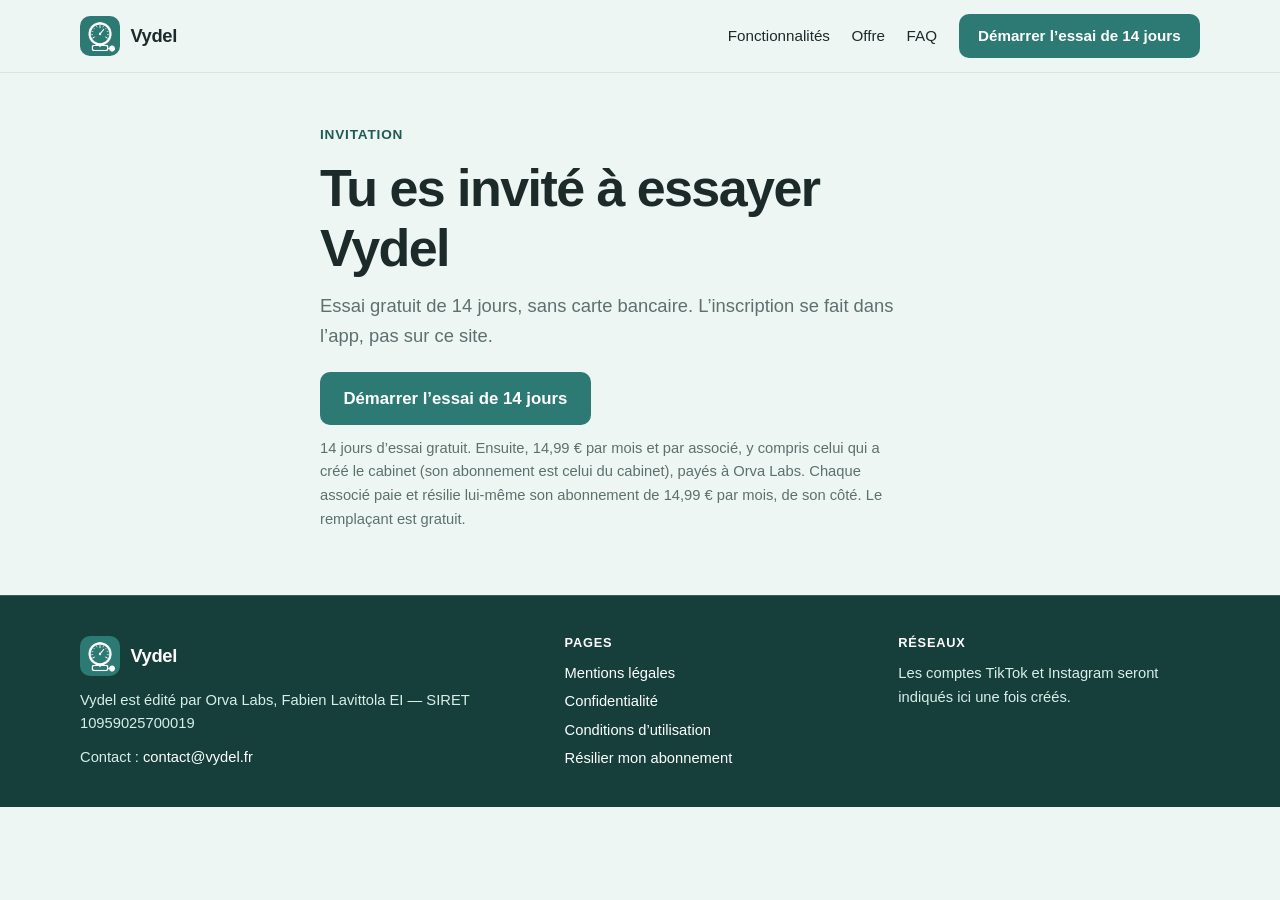
<file: essai.html>
<!DOCTYPE html>
<html lang="fr">
<head>
  <meta charset="utf-8">
  <meta name="viewport" content="width=device-width, initial-scale=1">
  <title>Essai gratuit de 14 jours, sans carte bancaire — Vydel</title>
  <meta name="description" content="Teste Vydel, l’app des cabinets infirmiers libéraux (IDEL), gratuitement pendant 14 jours, sans carte bancaire. L’inscription se fait dans l’app.">
  <meta name="theme-color" content="#2C7A73">
  <link rel="canonical" href="https://vydel.fr/essai.html">
  <link rel="icon" href="images/favicon.ico" sizes="any">
  <link rel="icon" type="image/png" sizes="32x32" href="images/favicon-32.png">
  <link rel="apple-touch-icon" href="images/apple-touch-icon.png">
  <link rel="manifest" href="site.webmanifest">
  <meta property="og:type" content="website">
  <meta property="og:site_name" content="Vydel">
  <meta property="og:title" content="Essai gratuit de 14 jours, sans carte bancaire — Vydel">
  <meta property="og:description" content="Teste Vydel, l’app des cabinets infirmiers libéraux (IDEL), gratuitement pendant 14 jours, sans carte bancaire. L’inscription se fait dans l’app.">
  <meta property="og:url" content="https://vydel.fr/essai.html">
  <meta property="og:image" content="https://vydel.fr/images/og-image.png">
  <meta property="og:locale" content="fr_FR">
  <meta name="twitter:card" content="summary_large_image">
  <meta name="twitter:title" content="Essai gratuit de 14 jours, sans carte bancaire — Vydel">
  <meta name="twitter:description" content="Teste Vydel, l’app des cabinets infirmiers libéraux (IDEL), gratuitement pendant 14 jours, sans carte bancaire. L’inscription se fait dans l’app.">
  <meta name="twitter:image" content="https://vydel.fr/images/og-image.png">
  <link rel="stylesheet" href="css/styles.css">
</head>
<body>
  <a class="skip" href="#contenu">Aller au contenu</a>
  <header class="site-header">
    <div class="wrap header-inner">
      <a class="brand" href="/">
        <img src="images/logo-vydel.png" width="40" height="40" alt="Logo Vydel">
        <span>Vydel</span>
      </a>
      <input type="checkbox" id="nav-toggle" class="nav-toggle" autocomplete="off">
      <label class="nav-burger" for="nav-toggle" aria-label="Ouvrir le menu"><span></span><span></span><span></span></label>
      <nav class="site-nav" aria-label="Navigation principale">
        <a href="/#fonctions">Fonctionnalités</a>
        <a href="/#offre">Offre</a>
        <a href="/#faq">FAQ</a>
        <a class="btn" href="https://app.vydel.fr/essai" data-vydel-app>Démarrer l’essai de 14 jours</a>
      </nav>
    </div>
  </header>

  <main id="contenu">
    <section class="hero" style="padding-bottom:4rem">
      <div class="wrap" style="max-width:40rem">
        <p class="eyebrow">Invitation</p>
        <h1>Tu es invité à essayer Vydel</h1>
        <p class="lead">Essai gratuit de 14&nbsp;jours, sans carte bancaire. L’inscription se fait dans l’app, pas sur ce site.</p>
        <div class="btn-row">
          <a class="btn btn-lg" href="https://app.vydel.fr/essai" data-vydel-app>Démarrer l’essai de 14 jours</a>
        </div>
        <p class="cta-note">14&nbsp;jours d’essai gratuit. Ensuite, 14,99&nbsp;€ par mois et par associé, y compris celui qui a créé le cabinet (son abonnement est celui du cabinet), payés à Orva Labs. Chaque associé paie et résilie lui-même son abonnement de 14,99&nbsp;€ par mois, de son côté. Le remplaçant est gratuit.</p>
      </div>
    </section>
  </main>
  <footer class="site-footer">
    <div class="wrap footer-grid">
      <div>
        <a class="brand" href="/">
          <img src="images/logo-vydel.png" width="40" height="40" alt="">
          <span>Vydel</span>
        </a>
        <p class="legal-line">Vydel est édité par Orva Labs, Fabien Lavittola EI — SIRET 10959025700019</p>
        <p class="legal-line">Contact&nbsp;: <a href="mailto:contact@vydel.fr">contact@vydel.fr</a></p>
      </div>
      <div>
        <h2>Pages</h2>
        <ul>
          <li><a href="mentions-legales.html">Mentions légales</a></li>
          <li><a href="confidentialite.html">Confidentialité</a></li>
          <li><a href="cgu.html">Conditions d’utilisation</a></li>
          <li><a href="resilier.html">Résilier mon abonnement</a></li>
        </ul>
      </div>
      <div>
        <h2>Réseaux</h2>
        <p class="legal-line">Les comptes TikTok et Instagram seront indiqués ici une fois créés.</p>
      </div>
    </div>
  </footer>
  <script src="js/config.js"></script>
</body>
</html>
</file>
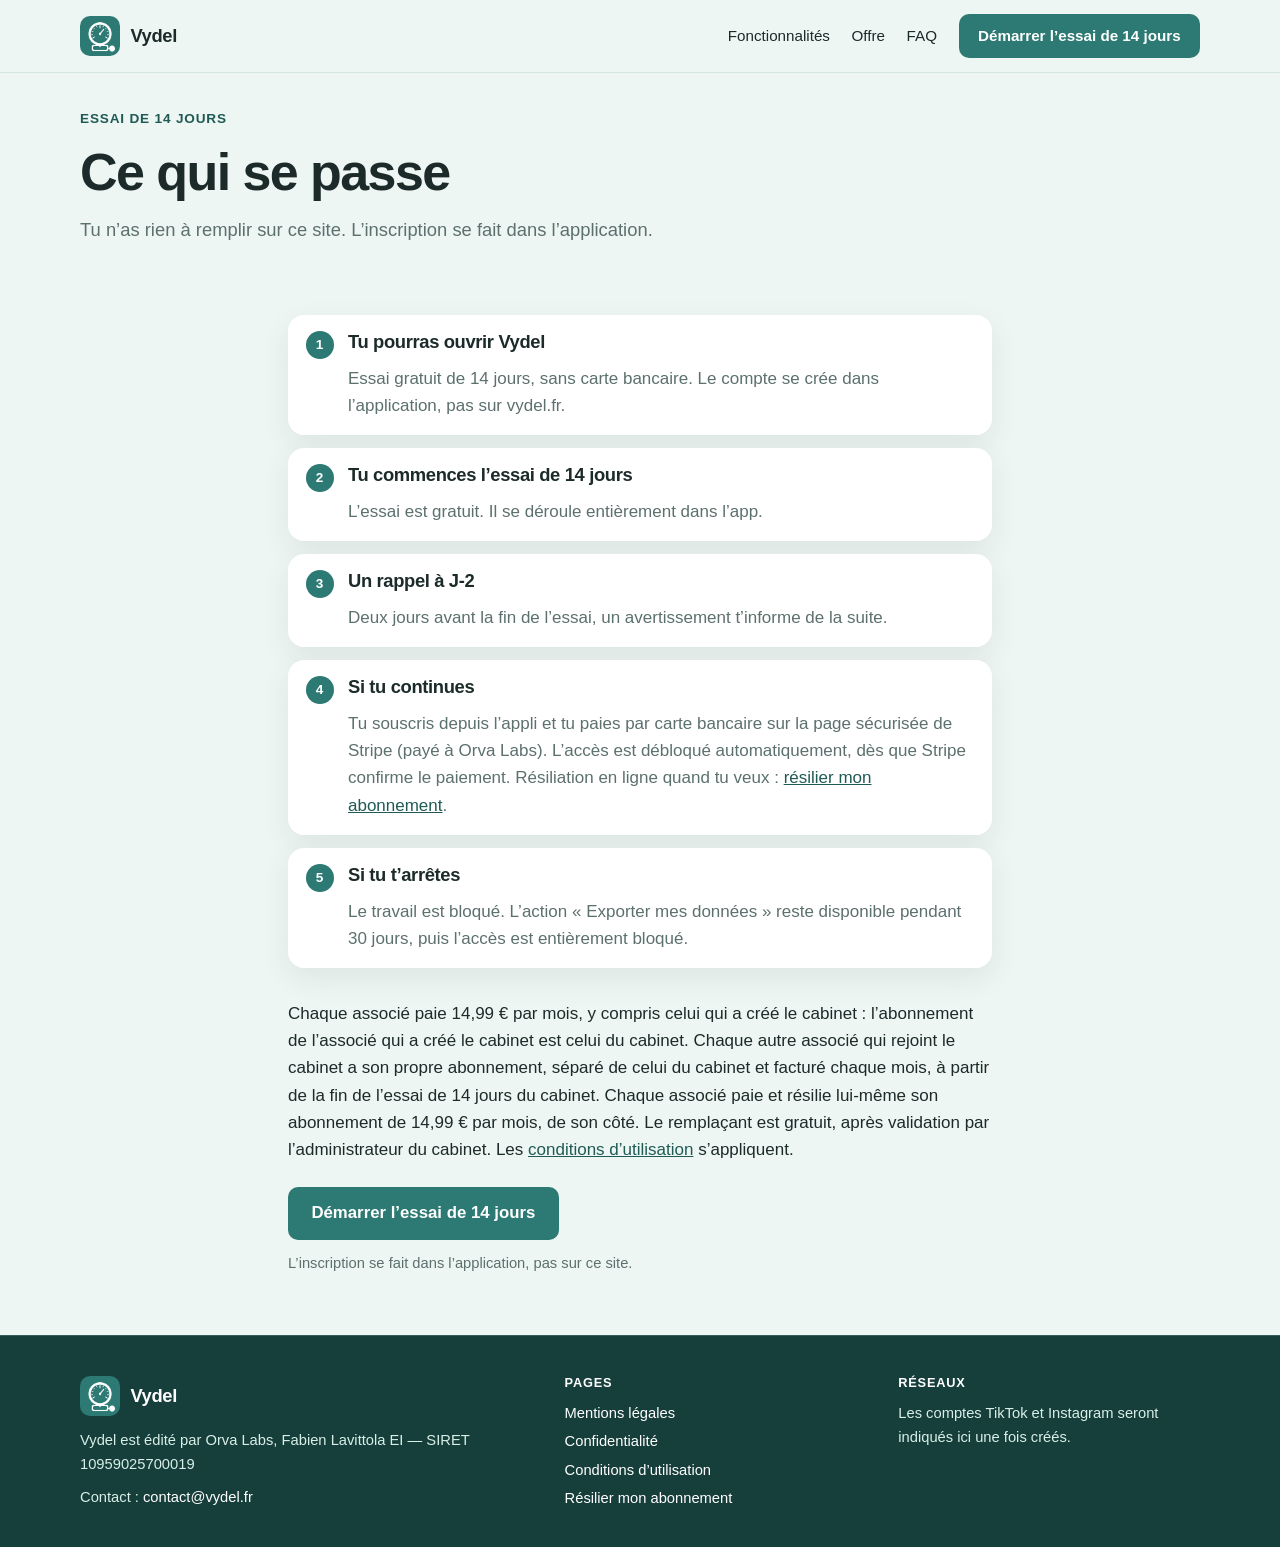
<file: inscription.html>
<!DOCTYPE html>
<html lang="fr">
<head>
  <meta charset="utf-8">
  <meta name="viewport" content="width=device-width, initial-scale=1">
  <title>Inscription et essai gratuit de 14 jours — Vydel</title>
  <meta name="description" content="L’inscription à Vydel se fait dans l’application. 14 jours d’essai, rappel à J-2, paiement par lien en ligne, déblocage automatique.">
  <meta name="theme-color" content="#2C7A73">
  <link rel="canonical" href="https://vydel.fr/inscription.html">
  <link rel="icon" href="images/favicon.ico" sizes="any">
  <link rel="icon" type="image/png" sizes="32x32" href="images/favicon-32.png">
  <link rel="apple-touch-icon" href="images/apple-touch-icon.png">
  <link rel="manifest" href="site.webmanifest">
  <meta property="og:type" content="website">
  <meta property="og:site_name" content="Vydel">
  <meta property="og:title" content="Inscription et essai gratuit de 14 jours — Vydel">
  <meta property="og:description" content="L’inscription à Vydel se fait dans l’application. 14 jours d’essai, rappel à J-2, paiement par lien en ligne, déblocage automatique.">
  <meta property="og:url" content="https://vydel.fr/inscription.html">
  <meta property="og:image" content="https://vydel.fr/images/og-image.png">
  <meta property="og:locale" content="fr_FR">
  <meta name="twitter:card" content="summary_large_image">
  <meta name="twitter:title" content="Inscription et essai gratuit de 14 jours — Vydel">
  <meta name="twitter:description" content="L’inscription à Vydel se fait dans l’application. 14 jours d’essai, rappel à J-2, paiement par lien en ligne, déblocage automatique.">
  <meta name="twitter:image" content="https://vydel.fr/images/og-image.png">
  <link rel="stylesheet" href="css/styles.css">
</head>
<body>
  <a class="skip" href="#contenu">Aller au contenu</a>
  <header class="site-header">
    <div class="wrap header-inner">
      <a class="brand" href="/">
        <img src="images/logo-vydel.png" width="40" height="40" alt="Logo Vydel">
        <span>Vydel</span>
      </a>
      <input type="checkbox" id="nav-toggle" class="nav-toggle" autocomplete="off">
      <label class="nav-burger" for="nav-toggle" aria-label="Ouvrir le menu"><span></span><span></span><span></span></label>
      <nav class="site-nav" aria-label="Navigation principale">
        <a href="/#fonctions">Fonctionnalités</a>
        <a href="/#offre">Offre</a>
        <a href="/#faq">FAQ</a>
        <a class="btn" href="https://app.vydel.fr/essai" data-vydel-app>Démarrer l’essai de 14 jours</a>
      </nav>
    </div>
  </header>

  <main id="contenu">
    <div class="page-hero-mini">
      <div class="wrap">
        <p class="eyebrow">Essai de 14&nbsp;jours</p>
        <h1>Ce qui se passe</h1>
        <p class="lead">Tu n’as rien à remplir sur ce site. L’inscription se fait dans l’application.</p>
      </div>
    </div>
    <section style="padding-top:1.5rem">
      <div class="wrap" style="max-width:44rem">
        <div class="flow">
          <article class="flow-item">
            <div class="step-num">1</div>
            <div>
              <h3>Tu pourras ouvrir Vydel</h3>
              <p>Essai gratuit de 14&nbsp;jours, sans carte bancaire. Le compte se crée dans l’application, pas sur vydel.fr.</p>
            </div>
          </article>
          <article class="flow-item">
            <div class="step-num">2</div>
            <div>
              <h3>Tu commences l’essai de 14&nbsp;jours</h3>
              <p>L’essai est gratuit. Il se déroule entièrement dans l’app.</p>
            </div>
          </article>
          <article class="flow-item">
            <div class="step-num">3</div>
            <div>
              <h3>Un rappel à J-2</h3>
              <p>Deux jours avant la fin de l’essai, un avertissement t’informe de la suite.</p>
            </div>
          </article>
          <article class="flow-item">
            <div class="step-num">4</div>
            <div>
              <h3>Si tu continues</h3>
              <p>Tu souscris depuis l’appli et tu paies par carte bancaire sur la page sécurisée de Stripe (payé à Orva Labs). L’accès est débloqué automatiquement, dès que Stripe confirme le paiement. Résiliation en ligne quand tu veux : <a href="resilier.html">résilier mon abonnement</a>.</p>
            </div>
          </article>
          <article class="flow-item">
            <div class="step-num">5</div>
            <div>
              <h3>Si tu t’arrêtes</h3>
              <p>Le travail est bloqué. L’action «&nbsp;Exporter mes données&nbsp;» reste disponible pendant 30&nbsp;jours, puis l’accès est entièrement bloqué.</p>
            </div>
          </article>
        </div>
        <p>Chaque associé paie 14,99&nbsp;€ par mois, y compris celui qui a créé le cabinet&nbsp;: l’abonnement de l’associé qui a créé le cabinet est celui du cabinet. Chaque autre associé qui rejoint le cabinet a son propre abonnement, séparé de celui du cabinet et facturé chaque mois, à partir de la fin de l’essai de 14&nbsp;jours du cabinet. Chaque associé paie et résilie lui-même son abonnement de 14,99&nbsp;€ par mois, de son côté. Le remplaçant est gratuit, après validation par l’administrateur du cabinet. Les <a href="cgu.html">conditions d’utilisation</a> s’appliquent.</p>
        <div class="btn-row" style="margin-top:1.5rem">
          <a class="btn btn-lg" href="https://app.vydel.fr/essai" data-vydel-app>Démarrer l’essai de 14 jours</a>
        </div>
        <p class="cta-note">L’inscription se fait dans l’application, pas sur ce site.</p>
      </div>
    </section>
  </main>
  <footer class="site-footer">
    <div class="wrap footer-grid">
      <div>
        <a class="brand" href="/">
          <img src="images/logo-vydel.png" width="40" height="40" alt="">
          <span>Vydel</span>
        </a>
        <p class="legal-line">Vydel est édité par Orva Labs, Fabien Lavittola EI — SIRET 10959025700019</p>
        <p class="legal-line">Contact&nbsp;: <a href="mailto:contact@vydel.fr">contact@vydel.fr</a></p>
      </div>
      <div>
        <h2>Pages</h2>
        <ul>
          <li><a href="mentions-legales.html">Mentions légales</a></li>
          <li><a href="confidentialite.html">Confidentialité</a></li>
          <li><a href="cgu.html">Conditions d’utilisation</a></li>
          <li><a href="resilier.html">Résilier mon abonnement</a></li>
        </ul>
      </div>
      <div>
        <h2>Réseaux</h2>
        <p class="legal-line">Les comptes TikTok et Instagram seront indiqués ici une fois créés.</p>
      </div>
    </div>
  </footer>
  <script src="js/config.js"></script>
</body>
</html>
</file>
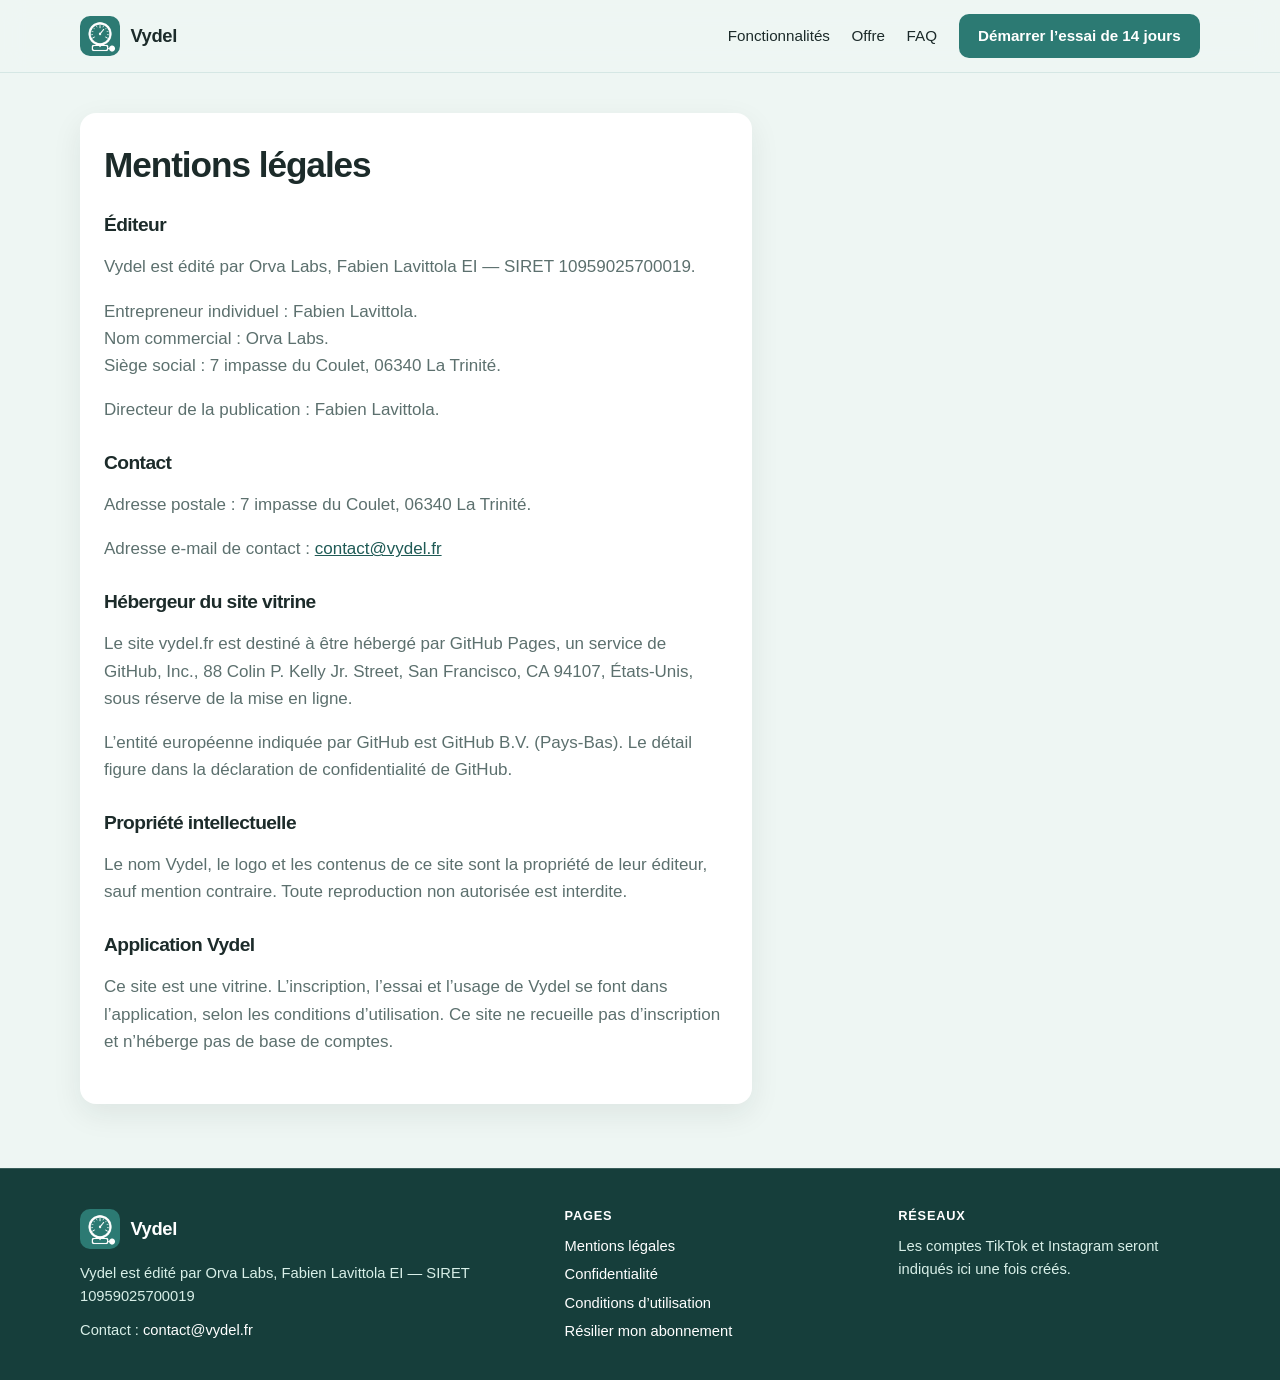
<file: mentions-legales.html>
<!DOCTYPE html>
<html lang="fr">
<head>
  <meta charset="utf-8">
  <meta name="viewport" content="width=device-width, initial-scale=1">
  <title>Mentions légales — Vydel</title>
  <meta name="description" content="Mentions légales du site vitrine Vydel, édité par Orva Labs, Fabien Lavittola EI.">
  <meta name="theme-color" content="#2C7A73">
  <link rel="canonical" href="https://vydel.fr/mentions-legales.html">
  <link rel="icon" href="images/favicon.ico" sizes="any">
  <link rel="icon" type="image/png" sizes="32x32" href="images/favicon-32.png">
  <link rel="apple-touch-icon" href="images/apple-touch-icon.png">
  <link rel="manifest" href="site.webmanifest">
  <meta property="og:type" content="website">
  <meta property="og:site_name" content="Vydel">
  <meta property="og:title" content="Mentions légales — Vydel">
  <meta property="og:description" content="Mentions légales du site vitrine Vydel, édité par Orva Labs, Fabien Lavittola EI.">
  <meta property="og:url" content="https://vydel.fr/mentions-legales.html">
  <meta property="og:image" content="https://vydel.fr/images/og-image.png">
  <meta property="og:locale" content="fr_FR">
  <meta name="twitter:card" content="summary_large_image">
  <meta name="twitter:title" content="Mentions légales — Vydel">
  <meta name="twitter:description" content="Mentions légales du site vitrine Vydel, édité par Orva Labs, Fabien Lavittola EI.">
  <meta name="twitter:image" content="https://vydel.fr/images/og-image.png">
  <link rel="stylesheet" href="css/styles.css">
</head>
<body>
  <a class="skip" href="#contenu">Aller au contenu</a>
  <header class="site-header">
    <div class="wrap header-inner">
      <a class="brand" href="/">
        <img src="images/logo-vydel.png" width="40" height="40" alt="Logo Vydel">
        <span>Vydel</span>
      </a>
      <input type="checkbox" id="nav-toggle" class="nav-toggle" autocomplete="off">
      <label class="nav-burger" for="nav-toggle" aria-label="Ouvrir le menu"><span></span><span></span><span></span></label>
      <nav class="site-nav" aria-label="Navigation principale">
        <a href="/#fonctions">Fonctionnalités</a>
        <a href="/#offre">Offre</a>
        <a href="/#faq">FAQ</a>
        <a class="btn" href="https://app.vydel.fr/essai" data-vydel-app>Démarrer l’essai de 14 jours</a>
      </nav>
    </div>
  </header>

  <main id="contenu" class="legal">
    <div class="wrap">
      <article class="legal-body">
        <h1>Mentions légales</h1>

        <h2>Éditeur</h2>
        <p>Vydel est édité par Orva Labs, Fabien Lavittola EI — SIRET 10959025700019.</p>
        <p>Entrepreneur individuel&nbsp;: Fabien Lavittola.<br>
        Nom commercial&nbsp;: Orva Labs.<br>
        Siège social&nbsp;: 7 impasse du Coulet, 06340 La Trinité.</p>
        <p>Directeur de la publication&nbsp;: Fabien Lavittola.</p>

        <h2>Contact</h2>
        <p>Adresse postale&nbsp;: 7 impasse du Coulet, 06340 La Trinité.</p>
        <p>Adresse e-mail de contact&nbsp;: <a href="mailto:contact@vydel.fr">contact@vydel.fr</a></p>

        <h2>Hébergeur du site vitrine</h2>
        <p>Le site vydel.fr est destiné à être hébergé par GitHub Pages, un service de GitHub, Inc., 88 Colin P. Kelly Jr. Street, San Francisco, CA 94107, États-Unis, sous réserve de la mise en ligne.</p>
        <p>L’entité européenne indiquée par GitHub est GitHub B.V. (Pays-Bas). Le détail figure dans la déclaration de confidentialité de GitHub.</p>

        <h2>Propriété intellectuelle</h2>
        <p>Le nom Vydel, le logo et les contenus de ce site sont la propriété de leur éditeur, sauf mention contraire. Toute reproduction non autorisée est interdite.</p>

        <h2>Application Vydel</h2>
        <p>Ce site est une vitrine. L’inscription, l’essai et l’usage de Vydel se font dans l’application, selon les conditions d’utilisation. Ce site ne recueille pas d’inscription et n’héberge pas de base de comptes.</p>
      </article>
    </div>
  </main>
  <footer class="site-footer">
    <div class="wrap footer-grid">
      <div>
        <a class="brand" href="/">
          <img src="images/logo-vydel.png" width="40" height="40" alt="">
          <span>Vydel</span>
        </a>
        <p class="legal-line">Vydel est édité par Orva Labs, Fabien Lavittola EI — SIRET 10959025700019</p>
        <p class="legal-line">Contact&nbsp;: <a href="mailto:contact@vydel.fr">contact@vydel.fr</a></p>
      </div>
      <div>
        <h2>Pages</h2>
        <ul>
          <li><a href="mentions-legales.html">Mentions légales</a></li>
          <li><a href="confidentialite.html">Confidentialité</a></li>
          <li><a href="cgu.html">Conditions d’utilisation</a></li>
          <li><a href="resilier.html">Résilier mon abonnement</a></li>
        </ul>
      </div>
      <div>
        <h2>Réseaux</h2>
        <p class="legal-line">Les comptes TikTok et Instagram seront indiqués ici une fois créés.</p>
      </div>
    </div>
  </footer>
  <script src="js/config.js"></script>
</body>
</html>
</file>
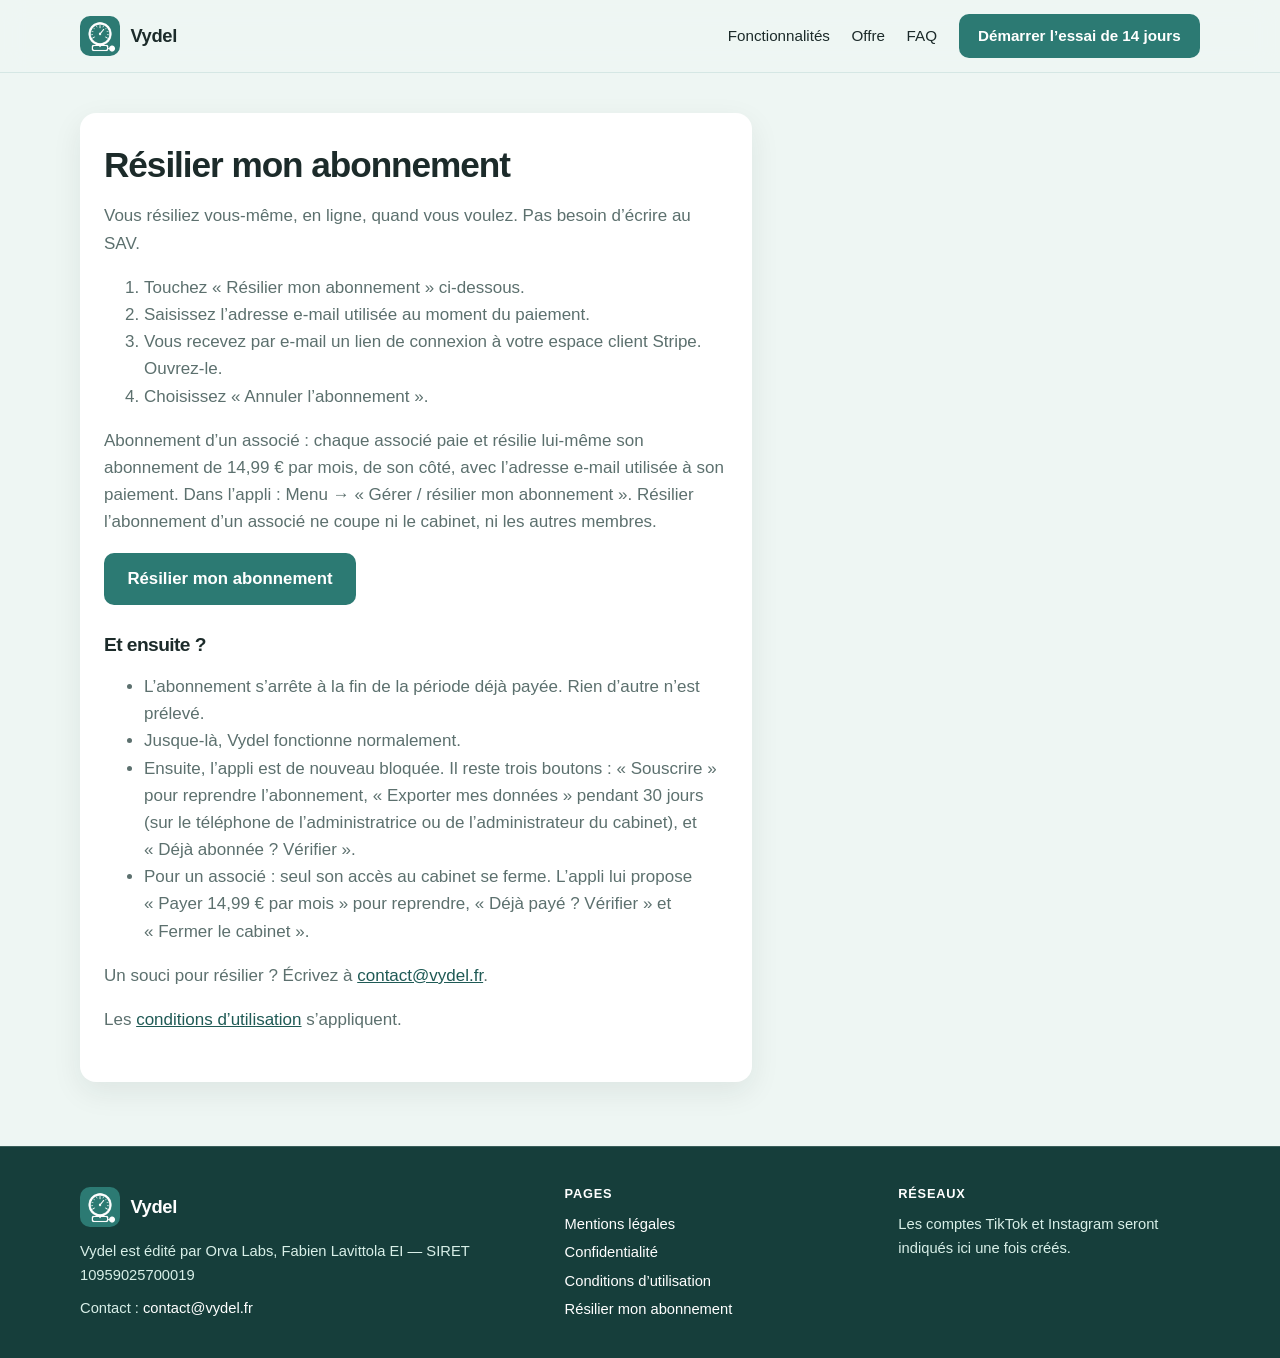
<file: resilier.html>
<!DOCTYPE html>
<html lang="fr">
<head>
  <meta charset="utf-8">
  <meta name="viewport" content="width=device-width, initial-scale=1">
  <title>Résilier mon abonnement — Vydel</title>
  <meta name="description" content="Résilier son abonnement Vydel soi-même, en ligne, sans écrire au SAV : connexion à l’espace client Stripe avec l’adresse e-mail utilisée au paiement.">
  <meta name="theme-color" content="#2C7A73">
  <link rel="canonical" href="https://vydel.fr/resilier.html">
  <link rel="icon" href="images/favicon.ico" sizes="any">
  <link rel="icon" type="image/png" sizes="32x32" href="images/favicon-32.png">
  <link rel="apple-touch-icon" href="images/apple-touch-icon.png">
  <link rel="manifest" href="site.webmanifest">
  <meta property="og:type" content="website">
  <meta property="og:site_name" content="Vydel">
  <meta property="og:title" content="Résilier mon abonnement — Vydel">
  <meta property="og:description" content="Résilier son abonnement Vydel soi-même, en ligne, sans écrire au SAV : connexion à l’espace client Stripe avec l’adresse e-mail utilisée au paiement.">
  <meta property="og:url" content="https://vydel.fr/resilier.html">
  <meta property="og:image" content="https://vydel.fr/images/og-image.png">
  <meta property="og:locale" content="fr_FR">
  <meta name="twitter:card" content="summary_large_image">
  <meta name="twitter:title" content="Résilier mon abonnement — Vydel">
  <meta name="twitter:description" content="Résilier son abonnement Vydel soi-même, en ligne, sans écrire au SAV : connexion à l’espace client Stripe avec l’adresse e-mail utilisée au paiement.">
  <meta name="twitter:image" content="https://vydel.fr/images/og-image.png">
  <link rel="stylesheet" href="css/styles.css">
</head>
<body>
  <a class="skip" href="#contenu">Aller au contenu</a>
  <header class="site-header">
    <div class="wrap header-inner">
      <a class="brand" href="/">
        <img src="images/logo-vydel.png" width="40" height="40" alt="Logo Vydel">
        <span>Vydel</span>
      </a>
      <input type="checkbox" id="nav-toggle" class="nav-toggle" autocomplete="off">
      <label class="nav-burger" for="nav-toggle" aria-label="Ouvrir le menu"><span></span><span></span><span></span></label>
      <nav class="site-nav" aria-label="Navigation principale">
        <a href="/#fonctions">Fonctionnalités</a>
        <a href="/#offre">Offre</a>
        <a href="/#faq">FAQ</a>
        <a class="btn" href="https://app.vydel.fr/essai" data-vydel-app>Démarrer l’essai de 14 jours</a>
      </nav>
    </div>
  </header>

  <main id="contenu" class="legal">
    <div class="wrap">
      <article class="legal-body">
        <h1>Résilier mon abonnement</h1>
        <p>Vous résiliez vous-même, en ligne, quand vous voulez. Pas besoin d’écrire au SAV.</p>
        <ol>
          <li>Touchez «&nbsp;Résilier mon abonnement&nbsp;» ci-dessous.</li>
          <li>Saisissez l’adresse e-mail utilisée au moment du paiement.</li>
          <li>Vous recevez par e-mail un lien de connexion à votre espace client Stripe. Ouvrez-le.</li>
          <li>Choisissez «&nbsp;Annuler l’abonnement&nbsp;».</li>
        </ol>
        <p>Abonnement d’un associé&nbsp;: chaque associé paie et résilie lui-même son abonnement de 14,99&nbsp;€ par mois, de son côté, avec l’adresse e-mail utilisée à son paiement. Dans l’appli&nbsp;: Menu → «&nbsp;Gérer / résilier mon abonnement&nbsp;». Résilier l’abonnement d’un associé ne coupe ni le cabinet, ni les autres membres.</p>
        <p class="btn-row"><a class="btn btn-lg" id="btn-resilier" href="#" data-stripe-portal rel="noopener">Résilier mon abonnement</a></p>
        <p id="resilier-indispo" class="legal-line" hidden>La page de résiliation n’est pas encore disponible. Réessayez un peu plus tard.</p>
        <h2>Et ensuite&nbsp;?</h2>
        <ul>
          <li>L’abonnement s’arrête à la fin de la période déjà payée. Rien d’autre n’est prélevé.</li>
          <li>Jusque-là, Vydel fonctionne normalement.</li>
          <li>Ensuite, l’appli est de nouveau bloquée. Il reste trois boutons&nbsp;: «&nbsp;Souscrire&nbsp;» pour reprendre l’abonnement, «&nbsp;Exporter mes données&nbsp;» pendant 30&nbsp;jours (sur le téléphone de l’administratrice ou de l’administrateur du cabinet), et «&nbsp;Déjà abonnée&nbsp;? Vérifier&nbsp;».</li>
          <li>Pour un associé&nbsp;: seul son accès au cabinet se ferme. L’appli lui propose «&nbsp;Payer 14,99&nbsp;€ par mois&nbsp;» pour reprendre, «&nbsp;Déjà payé&nbsp;? Vérifier&nbsp;» et «&nbsp;Fermer le cabinet&nbsp;».</li>
        </ul>
        <p>Un souci pour résilier&nbsp;? Écrivez à <a href="mailto:contact@vydel.fr">contact@vydel.fr</a>.</p>
        <p>Les <a href="cgu.html">conditions d’utilisation</a> s’appliquent.</p>
      </article>
    </div>
  </main>
  <footer class="site-footer">
    <div class="wrap footer-grid">
      <div>
        <a class="brand" href="/">
          <img src="images/logo-vydel.png" width="40" height="40" alt="">
          <span>Vydel</span>
        </a>
        <p class="legal-line">Vydel est édité par Orva Labs, Fabien Lavittola EI — SIRET 10959025700019</p>
        <p class="legal-line">Contact&nbsp;: <a href="mailto:contact@vydel.fr">contact@vydel.fr</a></p>
      </div>
      <div>
        <h2>Pages</h2>
        <ul>
          <li><a href="mentions-legales.html">Mentions légales</a></li>
          <li><a href="confidentialite.html">Confidentialité</a></li>
          <li><a href="cgu.html">Conditions d’utilisation</a></li>
          <li><a href="resilier.html">Résilier mon abonnement</a></li>
        </ul>
      </div>
      <div>
        <h2>Réseaux</h2>
        <p class="legal-line">Les comptes TikTok et Instagram seront indiqués ici une fois créés.</p>
      </div>
    </div>
  </footer>
  <script src="js/config.js"></script>
</body>
</html>
</file>
<file: css/styles.css>
/* Vydel — site vitrine. Couleurs et typo de la charte. */
:root {
  --teal: #2C7A73;
  --teal-dark: #1F5A55;
  --teal-soft: #E6F3F1;
  --teal-mid: #D8EFE8;
  --bg: #EEF6F3;
  --text: #1C2B2A;
  --grey: #5C706E;
  --white: #ffffff;
  --radius: 16px;
  --radius-sm: 10px;
  --shadow: 0 10px 30px rgba(28, 43, 42, 0.08);
  --font: -apple-system, BlinkMacSystemFont, "Segoe UI", Roboto, "Helvetica Neue", Arial, sans-serif;
  --max: 1120px;
  --header-h: 72px;
}

*, *::before, *::after { box-sizing: border-box; }
html { scroll-behavior: smooth; }
@media (prefers-reduced-motion: reduce) {
  html { scroll-behavior: auto; }
  *, *::before, *::after { animation: none !important; transition: none !important; }
}
body {
  margin: 0;
  font-family: var(--font);
  font-size: 1.0625rem;
  line-height: 1.6;
  color: var(--text);
  background: var(--bg);
  -webkit-font-smoothing: antialiased;
}
img { max-width: 100%; height: auto; display: block; }
a { color: var(--teal-dark); }
a:hover { color: var(--teal); }
:focus-visible {
  outline: 3px solid var(--teal);
  outline-offset: 3px;
}

.skip {
  position: absolute;
  left: 12px;
  top: -48px;
  z-index: 100;
  background: var(--teal-dark);
  color: var(--white);
  padding: 0.5rem 0.9rem;
  border-radius: 8px;
}
.skip:focus { top: 12px; }

.wrap {
  width: min(var(--max), calc(100% - 2rem));
  margin-inline: auto;
}

/* Header */
.site-header {
  position: sticky;
  top: 0;
  z-index: 40;
  background: rgba(238, 246, 243, 0.92);
  backdrop-filter: blur(12px);
  border-bottom: 1px solid rgba(44, 122, 115, 0.12);
}
.header-inner {
  display: flex;
  align-items: center;
  justify-content: space-between;
  gap: 1rem;
  min-height: var(--header-h);
}
.brand {
  display: flex;
  align-items: center;
  gap: 0.65rem;
  text-decoration: none;
  color: var(--text);
  font-weight: 700;
  font-size: 1.15rem;
  letter-spacing: -0.02em;
}
.brand img {
  width: 40px;
  height: 40px;
  border-radius: 10px;
  flex-shrink: 0;
}
.nav-toggle { position: absolute; opacity: 0; pointer-events: none; }
.nav-burger {
  display: none;
  width: 42px;
  height: 42px;
  border: 1px solid rgba(44, 122, 115, 0.25);
  border-radius: 8px;
  background: var(--white);
  cursor: pointer;
  align-items: center;
  justify-content: center;
  flex-direction: column;
  gap: 5px;
}
.nav-burger span {
  display: block;
  width: 18px;
  height: 2px;
  background: var(--text);
  border-radius: 1px;
}
.site-nav {
  display: flex;
  align-items: center;
  gap: 1.35rem;
}
.site-nav a:not(.btn) {
  text-decoration: none;
  color: var(--text);
  font-weight: 500;
  font-size: 0.95rem;
}
.site-nav a:not(.btn):hover { color: var(--teal-dark); }

/* Buttons */
.btn {
  display: inline-flex;
  align-items: center;
  justify-content: center;
  gap: 0.4rem;
  padding: 0.75rem 1.15rem;
  border-radius: var(--radius-sm);
  background: var(--teal);
  color: var(--white) !important;
  text-decoration: none;
  font-weight: 600;
  font-size: 0.95rem;
  border: 1px solid transparent;
  line-height: 1.2;
  transition: background 0.15s ease, transform 0.15s ease;
}
.btn:hover { background: var(--teal-dark); }
.btn-lg { padding: 0.95rem 1.4rem; font-size: 1.05rem; }
.btn-ghost {
  background: transparent;
  color: var(--teal-dark) !important;
  border-color: rgba(44, 122, 115, 0.35);
}
.btn-ghost:hover { background: var(--teal-soft); }
.btn-row { display: flex; flex-wrap: wrap; gap: 0.75rem; align-items: center; }
button.btn {
  font-family: inherit;
  appearance: none;
  -webkit-appearance: none;
}
.btn:disabled,
.btn[disabled] {
  cursor: not-allowed;
  pointer-events: none;
  opacity: 0.75;
  box-shadow: none;
}
.btn:disabled:hover,
.btn[disabled]:hover { background: var(--teal); }
.btn-cover:disabled:hover { background: var(--white); }
body.has-cover .site-header:not(.is-scrolled) .site-nav .btn:disabled:hover {
  background: var(--white);
}
.cta-note {
  margin: 0.75rem 0 0;
  color: var(--grey);
  font-size: 0.92rem;
  max-width: 36rem;
}

/* Hero */
.hero {
  padding: 3.2rem 0 3.5rem;
}
.hero-grid {
  display: grid;
  grid-template-columns: 1.1fr 0.9fr;
  gap: 3rem;
  align-items: center;
}
.eyebrow {
  color: var(--teal-dark);
  font-weight: 650;
  font-size: 0.85rem;
  letter-spacing: 0.06em;
  text-transform: uppercase;
  margin: 0 0 0.8rem;
}
h1, h2, h3 { line-height: 1.15; letter-spacing: -0.03em; margin: 0 0 0.8rem; }
h1 { font-size: clamp(2rem, 5vw, 3.25rem); }
h2 { font-size: clamp(1.45rem, 3vw, 2rem); }
h3 { font-size: 1.15rem; letter-spacing: -0.02em; }
.lead { font-size: 1.15rem; color: var(--grey); margin: 0 0 1.4rem; max-width: 36rem; }

/* Phone mockup (illustration CSS, pas une capture de production) */
.mockup {
  justify-self: center;
  width: min(100%, 300px);
}
.phone {
  background: var(--white);
  border-radius: 32px;
  padding: 12px;
  box-shadow: var(--shadow), 0 0 0 1px rgba(31, 90, 85, 0.08);
}
.phone-screen {
  background: var(--bg);
  border-radius: 22px;
  overflow: hidden;
  min-height: 460px;
}
.phone-bar {
  background: var(--teal);
  color: var(--white);
  padding: 1.1rem 1.15rem 0.95rem;
}
.phone-bar strong { display: block; font-size: 1rem; }
.phone-bar span { font-size: 0.8rem; opacity: 0.85; }
.visit-list { list-style: none; margin: 0; padding: 0.7rem; display: grid; gap: 0.55rem; }
.visit-list li {
  background: var(--white);
  border-radius: 12px;
  padding: 0.7rem 0.85rem;
  display: grid;
  grid-template-columns: auto 1fr;
  gap: 0.7rem;
  align-items: center;
  box-shadow: 0 1px 2px rgba(28, 43, 42, 0.04);
}
.visit-list time {
  font-variant-numeric: tabular-nums;
  font-weight: 650;
  color: var(--teal-dark);
  font-size: 0.85rem;
}
.visit-list small { display: block; color: var(--grey); font-size: 0.78rem; }
.visit-note {
  margin: 0 0.7rem 0.9rem;
  background: var(--teal-soft);
  border-radius: 12px;
  padding: 0.75rem 0.85rem;
  font-size: 0.88rem;
}
.visit-note strong { display: block; color: var(--teal-dark); font-size: 0.78rem; text-transform: uppercase; letter-spacing: 0.04em; }
.caption-mute {
  margin: 0.7rem 0 0;
  text-align: center;
  color: var(--grey);
  font-size: 0.8rem;
}

/* Sections */
section { padding: 3.75rem 0; }
.section-alt { background: var(--white); }
.section-teal { background: var(--teal-dark); color: var(--white); }
.section-teal h2, .section-teal a { color: var(--white); }
.section-teal .lead, .section-teal .cta-note { color: var(--teal-mid); }
.intro { max-width: 40rem; margin: 0 0 2rem; color: var(--grey); }
.center { text-align: center; }
.center .intro, .center .lead { margin-inline: auto; }

.grid-2, .grid-3, .grid-4 {
  display: grid;
  gap: 1rem;
}
.grid-2 { grid-template-columns: repeat(2, 1fr); }
.grid-3 { grid-template-columns: repeat(3, 1fr); }
.grid-4 { grid-template-columns: repeat(4, 1fr); }

.card, .step, .price-card, .not-card {
  background: var(--white);
  border-radius: var(--radius);
  padding: 1.35rem 1.3rem 1.4rem;
  box-shadow: var(--shadow);
  border: 1px solid rgba(44, 122, 115, 0.08);
}
.section-alt .card { background: var(--bg); box-shadow: none; }
.icon-badge {
  width: 42px;
  height: 42px;
  border-radius: 12px;
  background: var(--teal-soft);
  color: var(--teal-dark);
  display: grid;
  place-items: center;
  margin-bottom: 0.85rem;
}
.icon-badge svg { width: 22px; height: 22px; fill: none; stroke: currentColor; stroke-width: 1.8; stroke-linecap: round; stroke-linejoin: round; }
.card p, .step p, .not-card p { margin: 0; color: var(--grey); }
.card h3, .step h3, .not-card h3 { margin-bottom: 0.4rem; }

.step { position: relative; padding-top: 1.5rem; }
.step-num {
  display: inline-flex;
  align-items: center;
  justify-content: center;
  width: 28px;
  height: 28px;
  border-radius: 50%;
  background: var(--teal);
  color: var(--white);
  font-weight: 700;
  font-size: 0.85rem;
  margin-bottom: 0.7rem;
}

.not-list { display: grid; gap: 0.8rem; }
.not-card { background: var(--teal-soft); box-shadow: none; border: 0; }
.not-card h3 { color: var(--teal-dark); }

/* Pricing */
.price-card {
  padding: 1.8rem 1.5rem;
}
.price-card.featured {
  background: var(--teal);
  color: var(--white);
  border: 0;
}
.price-card.featured p, .price-card.featured li { color: var(--teal-mid); }
.price-amount {
  font-size: 2.4rem;
  font-weight: 750;
  letter-spacing: -0.04em;
  line-height: 1;
  margin: 0.3rem 0 0.2rem;
}
.price-amount span { font-size: 1rem; font-weight: 600; letter-spacing: 0; }
.price-card ul { margin: 1rem 0 0; padding: 0 0 0 1.1rem; }
.price-card li { margin: 0.35rem 0; }
.fine {
  font-size: 0.92rem;
  color: var(--grey);
  margin: 1.25rem 0 0;
  max-width: 46rem;
}
.fine-box {
  background: var(--teal-soft);
  border-radius: var(--radius);
  padding: 1.2rem 1.3rem;
  margin-top: 1.5rem;
}
.fine-box h3 { margin-bottom: 0.5rem; }
.fine-box p { margin: 0.4rem 0 0; color: var(--grey); }

/* Privacy caution */
.privacy-box {
  background: var(--white);
  border-left: 4px solid var(--teal);
  border-radius: 0 var(--radius-sm) var(--radius-sm) 0;
  padding: 1.2rem 1.3rem;
  max-width: 46rem;
}
.privacy-box p { margin: 0 0 0.75rem; color: var(--grey); }
.privacy-box p:last-child { margin-bottom: 0; }

/* FAQ */
.faq { display: grid; gap: 0.65rem; max-width: 46rem; margin: 0 auto; }
.faq details {
  background: var(--white);
  border-radius: 12px;
  border: 1px solid rgba(44, 122, 115, 0.1);
  padding: 0.15rem 1rem;
}
.faq summary {
  cursor: pointer;
  font-weight: 650;
  padding: 0.9rem 0;
  list-style: none;
}
.faq summary::-webkit-details-marker { display: none; }
.faq summary::after {
  content: "+";
  float: right;
  color: var(--teal);
  font-weight: 700;
}
.faq details[open] summary::after { content: "–"; }
.faq details p { margin: 0 0 1rem; color: var(--grey); }

/* Footer */
.site-footer {
  background: #163e3b;
  color: var(--teal-mid);
  padding: 2.5rem 0 2rem;
  font-size: 0.92rem;
}
.site-footer a { color: var(--white); text-decoration: none; }
.site-footer a:hover { text-decoration: underline; }
.footer-grid {
  display: grid;
  grid-template-columns: 1.5fr 1fr 1fr;
  gap: 2rem;
}
.site-footer .brand { color: var(--white); margin-bottom: 0.8rem; }
.site-footer .legal-line { margin: 0.6rem 0 0; max-width: 28rem; }
.site-footer h2 {
  color: var(--white);
  font-size: 0.8rem;
  letter-spacing: 0.06em;
  text-transform: uppercase;
  margin: 0 0 0.7rem;
}
.site-footer ul { list-style: none; margin: 0; padding: 0; }
.site-footer li { margin: 0.3rem 0; }
.todo-handle { opacity: 0.8; font-size: 0.82rem; }

/* Legal pages */
.legal {
  padding: 2.5rem 0 4rem;
}
.legal-body {
  max-width: 42rem;
  background: var(--white);
  border-radius: var(--radius);
  padding: 2rem 1.5rem;
  box-shadow: var(--shadow);
}
.legal-body h1 { font-size: clamp(1.7rem, 3vw, 2.2rem); }
.legal-body h2 { font-size: 1.2rem; margin-top: 1.8rem; }
.legal-body p, .legal-body li { color: var(--grey); }
.todo-field, .to-validate {
  background: #fff8e6;
  border: 1px dashed #c4a15a;
  border-radius: 8px;
  padding: 0.15rem 0.4rem;
  color: #6a5220;
  font-style: normal;
}
.page-hero-mini { padding: 2.2rem 0 0; }

/* Invite / inscription */
.flow { display: grid; gap: 0.8rem; margin: 1.5rem 0 2rem; }
.flow-item {
  display: grid;
  grid-template-columns: auto 1fr;
  gap: 0.9rem;
  align-items: start;
  background: var(--white);
  border-radius: var(--radius);
  padding: 1rem 1.1rem;
  box-shadow: var(--shadow);
}
.flow-item p { margin: 0; color: var(--grey); }

/* Responsive */
@media (max-width: 900px) {
  .hero-grid, .grid-4, .footer-grid { grid-template-columns: 1fr; }
  .grid-3 { grid-template-columns: 1fr; }
  .grid-2 { grid-template-columns: 1fr; }
  .hero { padding-top: 2rem; }
  .nav-burger { display: flex; }
  .site-nav {
    display: none;
    position: absolute;
    top: var(--header-h);
    left: 0;
    right: 0;
    background: var(--bg);
    border-bottom: 1px solid rgba(44, 122, 115, 0.12);
    flex-direction: column;
    align-items: stretch;
    padding: 0.8rem 1rem 1.1rem;
    gap: 0.5rem;
  }
  .nav-toggle:checked ~ .site-nav { display: flex; }
  .site-nav .btn { width: 100%; }
  .header-inner { position: relative; }
}
@media (min-width: 701px) and (max-width: 900px) {
  .grid-2 { grid-template-columns: 1fr 1fr; }
}

/* Aperçu multi-cabinet (pas encore en ligne) */
.is-hidden { display: none !important; }
.badge-soon {
  display: inline-block;
  background: var(--teal);
  color: var(--white);
  font-size: 0.72rem;
  font-weight: 700;
  letter-spacing: 0.06em;
  text-transform: uppercase;
  padding: 0.22rem 0.55rem;
  border-radius: 999px;
  margin-right: 0.45rem;
  vertical-align: 0.1em;
}
.shot-scroll {
  display: grid;
  grid-auto-flow: column;
  grid-auto-columns: minmax(200px, 230px);
  gap: 1.15rem;
  overflow-x: auto;
  scroll-snap-type: x mandatory;
  padding: 0.35rem 0 1.1rem;
  -webkit-overflow-scrolling: touch;
}
.shot-scroll figure { margin: 0; scroll-snap-align: start; }
.shot-frame {
  background: var(--white);
  border-radius: 28px;
  padding: 8px;
  box-shadow: var(--shadow);
  border: 1px solid rgba(44, 122, 115, 0.1);
}
.shot-frame img {
  width: 100%;
  height: auto;
  aspect-ratio: 780 / 1688;
  object-fit: cover;
  object-position: top center;
  border-radius: 20px;
  background: var(--teal-soft);
}
.shot-scroll figcaption {
  font-size: 0.88rem;
  color: var(--grey);
  margin-top: 0.7rem;
  line-height: 1.45;
}
.shot-scroll figcaption strong {
  display: block;
  color: var(--text);
  font-size: 0.8rem;
  margin-bottom: 0.2rem;
}
.apercu-aside {
  background: var(--teal-soft);
  border-radius: var(--radius);
  padding: 1rem 1.15rem;
  color: var(--grey);
  margin: 0 0 1.5rem;
  max-width: 46rem;
}
.apercu-aside p { margin: 0; }
.scroll-hint { font-size: 0.85rem; color: var(--grey); margin: 0 0 0.8rem; }

@media (min-width: 901px) {
  .shot-scroll {
    display: grid;
    grid-template-columns: repeat(4, 1fr);
    grid-auto-flow: row;
    grid-auto-columns: unset;
    overflow: visible;
    scroll-snap-type: none;
  }
  .scroll-hint { display: none; }
}
.site-footer { border-top: 1px solid rgba(216, 239, 232, 0.18); }


/* Couverture pleine largeur — accueil uniquement */
.cover {
  --cover-ink: #ffffff;
  --cover-muted: #D8EFE8;
  box-sizing: border-box;
  min-height: 100vh;
  min-height: 100svh;
  margin: 0;
  padding: 0;
  display: flex;
  align-items: center;
  justify-content: center;
  background:
    radial-gradient(ellipse at 50% 42%, #3a8f87 0%, #2C7A73 48%, #1F5A55 100%);
  color: var(--cover-ink);
  text-align: center;
}
body.has-cover .cover {
  margin-top: calc(-1 * var(--header-h));
  padding: calc(var(--header-h) + 1.2rem) 1.25rem 2.4rem;
}
.cover-inner {
  width: min(44rem, 100%);
  display: flex;
  flex-direction: column;
  align-items: center;
}
.cover-eyebrow {
  margin: 0 0 1.15rem;
  color: var(--cover-muted);
  font-weight: 650;
  font-size: 0.82rem;
  letter-spacing: 0.1em;
  text-transform: uppercase;
}
.cover-logo {
  width: 176px;
  height: 176px;
  border-radius: 38px;
  box-shadow: 0 18px 40px rgba(15, 40, 38, 0.28);
}
.cover-name {
  margin: 1.15rem 0 0.55rem;
  font-size: clamp(3.4rem, 11vw, 6.1rem);
  font-weight: 750;
  letter-spacing: -0.045em;
  line-height: 0.95;
  color: var(--cover-ink);
}
.cover h1 {
  margin: 0 0 1.7rem;
  font-size: clamp(1.45rem, 4.2vw, 2.35rem);
  font-weight: 550;
  letter-spacing: -0.025em;
  line-height: 1.25;
  color: var(--cover-ink);
  max-width: 18.5em;
  text-wrap: balance;
}
.cover-actions { justify-content: center; }
.btn-cover {
  background: var(--white);
  color: var(--teal-dark) !important;
}
.btn-cover:hover { background: var(--teal-mid); }
.btn-cover-ghost {
  background: transparent;
  color: var(--white) !important;
  border-color: rgba(255, 255, 255, 0.55);
}
.btn-cover-ghost:hover { background: rgba(255, 255, 255, 0.12); }

body.has-cover .site-header {
  background: transparent;
  border-bottom-color: transparent;
  backdrop-filter: none;
}
body.has-cover .site-header:not(.is-scrolled) .brand { color: var(--white); }
body.has-cover .site-header:not(.is-scrolled) .brand img {
  box-shadow: 0 6px 16px rgba(0, 0, 0, 0.22);
}
body.has-cover .site-header:not(.is-scrolled) .site-nav a:not(.btn) { color: var(--white); }
body.has-cover .site-header:not(.is-scrolled) .site-nav a:not(.btn):hover { color: var(--teal-mid); }
body.has-cover .site-header:not(.is-scrolled) .site-nav .btn {
  background: var(--white);
  color: var(--teal-dark) !important;
}
body.has-cover .site-header:not(.is-scrolled) .site-nav .btn:hover { background: var(--teal-mid); }
body.has-cover .site-header:not(.is-scrolled) .nav-burger {
  background: rgba(255, 255, 255, 0.14);
  border-color: rgba(255, 255, 255, 0.4);
}
body.has-cover .site-header:not(.is-scrolled) .nav-burger span { background: var(--white); }
body.has-cover .site-header.is-scrolled {
  background: rgba(238, 246, 243, 0.92);
  border-bottom-color: rgba(44, 122, 115, 0.12);
  backdrop-filter: blur(12px);
}

@media (max-width: 900px) {
  .cover-logo { width: 112px; height: 112px; border-radius: 26px; }
  .cover-name { margin-top: 0.95rem; }
  .cover h1 { margin-bottom: 1.35rem; }
  body.has-cover .site-header:not(.is-scrolled) .site-nav a:not(.btn) { color: var(--text); }
  body.has-cover .site-header:not(.is-scrolled) .site-nav a:not(.btn):hover { color: var(--teal-dark); }
  body.has-cover .site-header:not(.is-scrolled) .site-nav .btn {
    background: var(--teal);
    color: var(--white) !important;
  }
}
@media (max-height: 700px) {
  .cover-logo { width: 96px; height: 96px; border-radius: 22px; }
  .cover-eyebrow { margin-bottom: 0.7rem; }
  .cover-name { font-size: clamp(2.6rem, 10vw, 4.2rem); margin: 0.7rem 0 0.4rem; }
  .cover h1 { font-size: clamp(1.3rem, 4vw, 1.7rem); margin-bottom: 1.1rem; }
}
</file>
